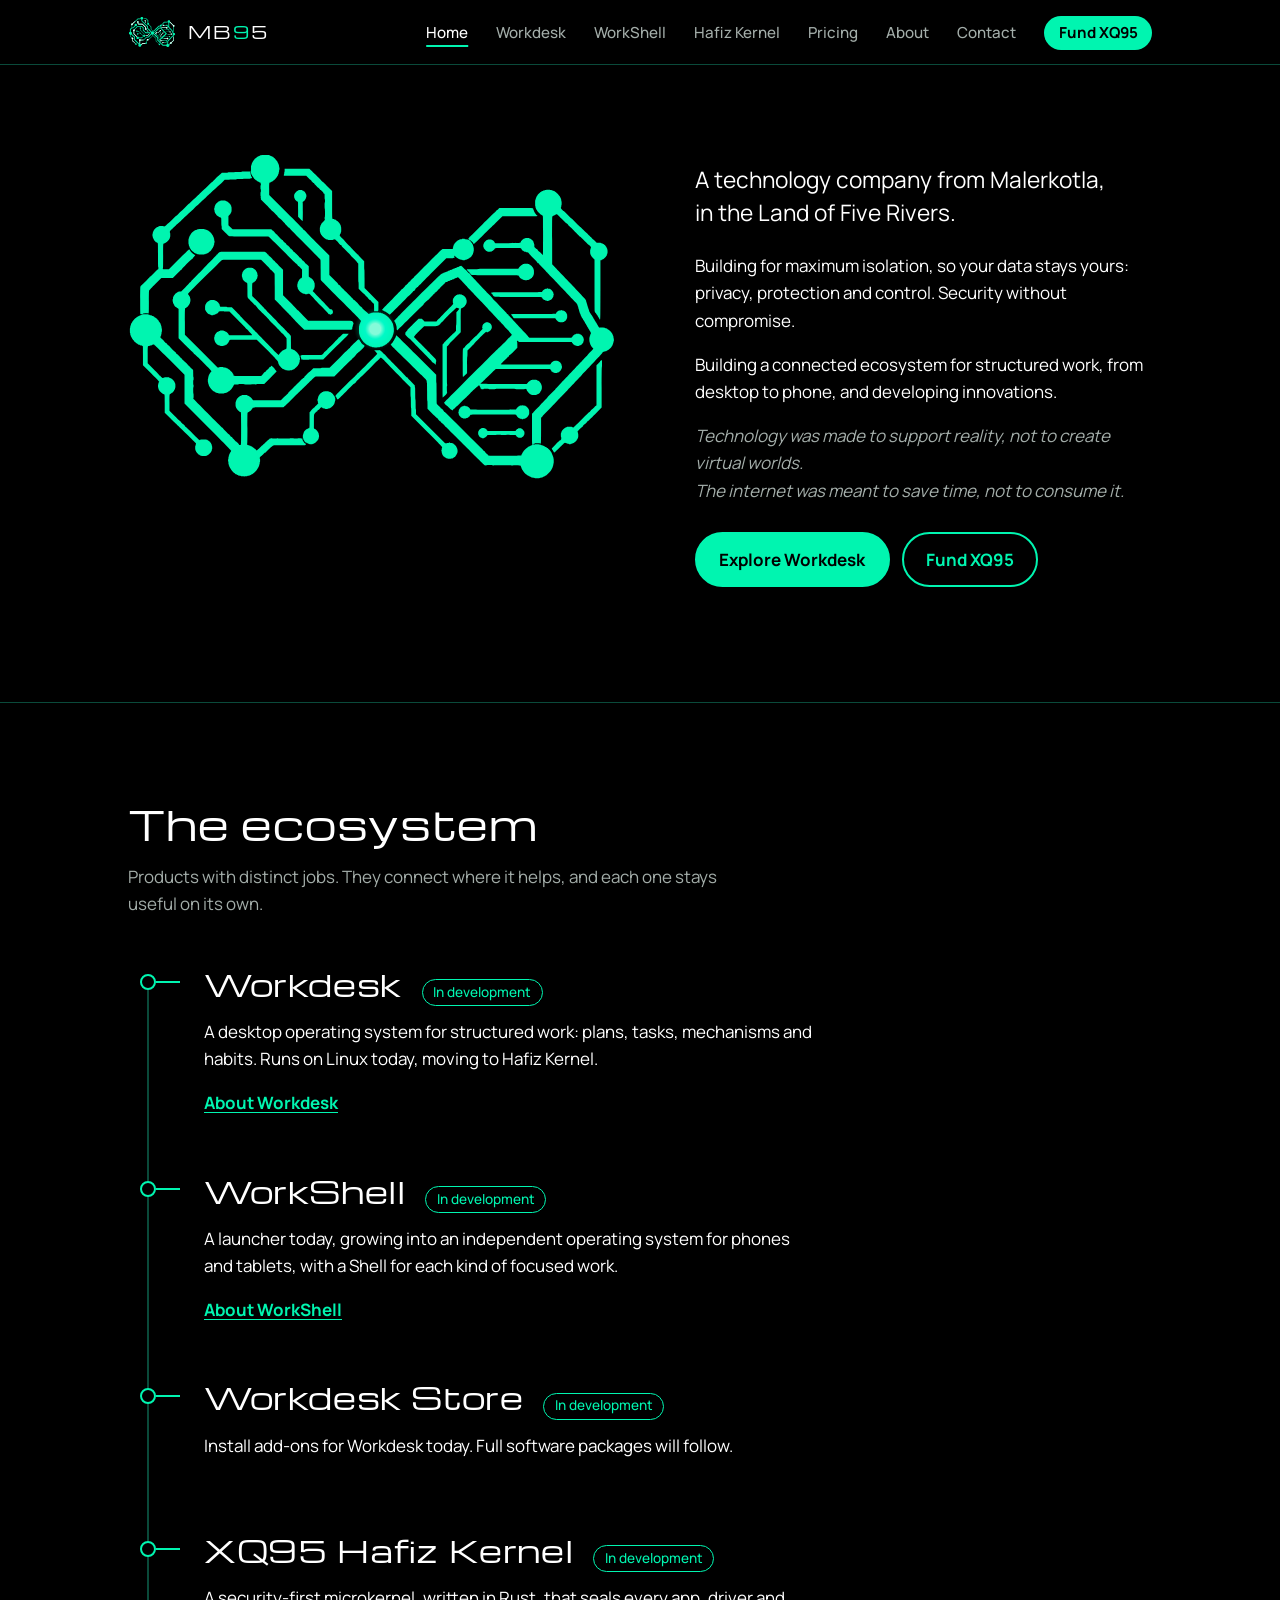
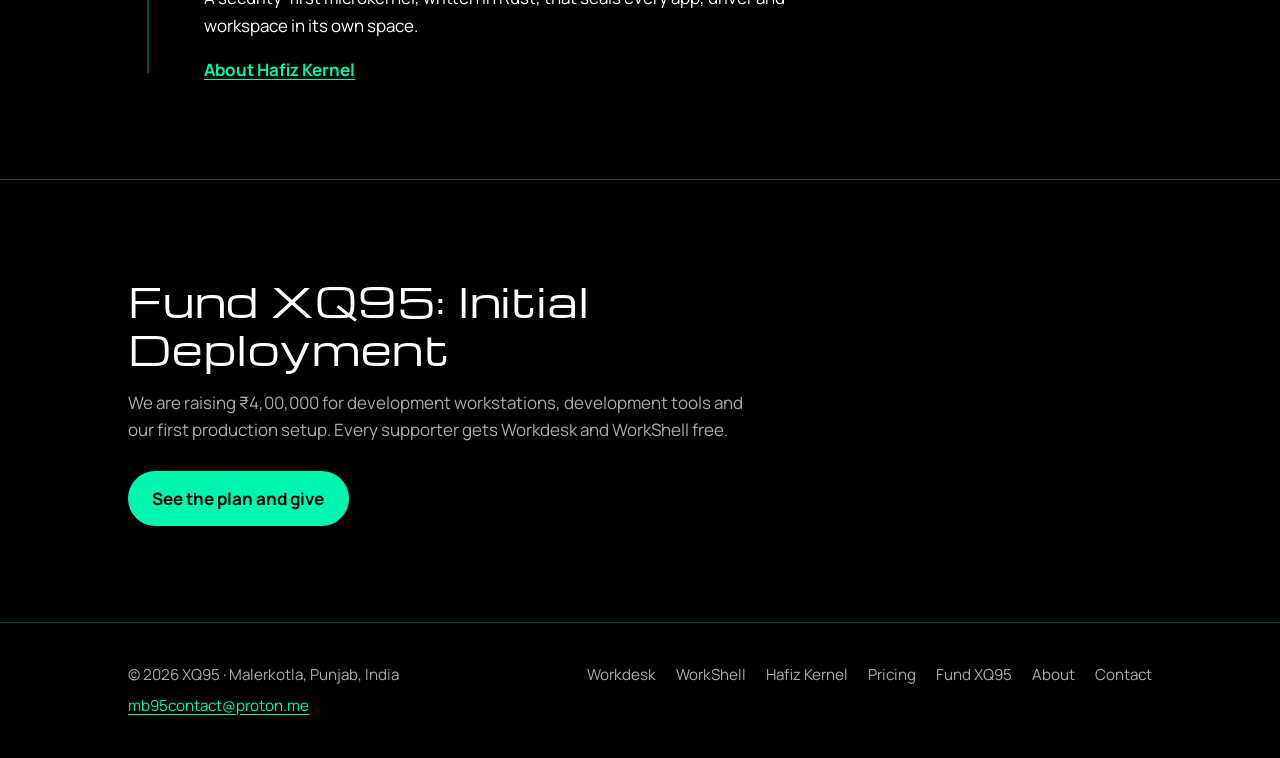
<file: index.html>
<!DOCTYPE html>
<html lang="en">
<head>
  <meta charset="utf-8">
  <meta name="viewport" content="width=device-width, initial-scale=1">
  <title>XQ95: technology for structured work</title>
  <meta name="description" content="XQ95 is a technology company from Malerkotla, Punjab, building Workdesk and WorkShell: an ecosystem for structured work.">
  <meta name="theme-color" content="#000000">
  <link rel="icon" href="assets/icon-32.png" type="image/png" sizes="32x32">
  <link rel="apple-touch-icon" href="assets/icon-180.png">
  <meta property="og:title" content="XQ95: technology for structured work">
  <meta property="og:description" content="XQ95 is a technology company from Malerkotla, Punjab, building Workdesk and WorkShell: an ecosystem for structured work.">
  <meta property="og:image" content="assets/og.jpg">
  <link rel="preconnect" href="https://fonts.googleapis.com">
  <link rel="preconnect" href="https://fonts.gstatic.com" crossorigin>
  <link href="https://fonts.googleapis.com/css2?family=Michroma&family=Manrope:wght@400;500;700&display=swap" rel="stylesheet">
  <link rel="stylesheet" href="styles.css">
</head>
<body>
  <a class="skip" href="#main">Skip to content</a>
  <header class="site-header">
    <div class="wrap">
      <a class="brand" href="index.html" aria-label="XQ95 home">
        <img src="assets/xq95-mark.svg" alt="" width="48" height="33">
        <span>MB<span class="nine">9</span>5</span>
      </a>
      <button class="menu-toggle" aria-expanded="false" aria-controls="site-nav">Menu</button>
      <nav class="site-nav" id="site-nav" aria-label="Main">
        <ul>
          <li><a href="index.html" aria-current="page">Home</a></li>
          <li><a href="workdesk.html">Workdesk</a></li>
          <li><a href="workshell.html">WorkShell</a></li>
          <li><a href="hafiz.html">Hafiz Kernel</a></li>
          <li><a href="pricing.html">Pricing</a></li>
          <li><a href="about.html">About</a></li>
          <li><a href="contact.html">Contact</a></li>
          <li><a class="nav-fund" href="fund.html">Fund XQ95</a></li>
        </ul>
      </nav>
    </div>
  </header>

  <main id="main">
    <section class="hero">
      <div class="wrap hero-grid">
        <h1 class="hero-logo">
          <img src="assets/xq95-logo-animated.svg" alt="XQ95" width="1271" height="1165" fetchpriority="high">
        </h1>
        <div class="hero-copy">
          <p class="lede">A technology company from Malerkotla, in the Land of Five Rivers.</p>
          <p>Building for maximum isolation, so your data stays yours: privacy, protection and control. Security without compromise.</p>
          <p>Building a connected ecosystem for structured work, from desktop to phone, and developing innovations.</p>
          <p class="motto">Technology was made to support reality, not to create virtual worlds.<br>The internet was meant to save time, not to consume it.</p>
          <div class="actions">
            <a class="btn" href="workdesk.html">Explore Workdesk</a>
            <a class="btn ghost" href="fund.html">Fund XQ95</a>
          </div>
        </div>
      </div>
    </section>

    <section class="section" aria-labelledby="eco-title">
      <div class="wrap">
        <div class="section-head">
          <h2 id="eco-title">The ecosystem</h2>
          <p>Products with distinct jobs. They connect where it helps, and each one stays useful on its own.</p>
        </div>
        <ul class="bus">
          <li class="product">
            <div class="product-top"><h3><a href="workdesk.html">Workdesk</a></h3><span class="status">In development</span></div>
            <p>A desktop operating system for structured work: plans, tasks, mechanisms and habits. Runs on Linux today, moving to Hafiz Kernel.</p>
            <a class="more" href="workdesk.html">About Workdesk</a>
          </li>
          <li class="product">
            <div class="product-top"><h3><a href="workshell.html">WorkShell</a></h3><span class="status">In development</span></div>
            <p>A launcher today, growing into an independent operating system for phones and tablets, with a Shell for each kind of focused work.</p>
            <a class="more" href="workshell.html">About WorkShell</a>
          </li>
          <li class="product">
            <div class="product-top"><h3>Workdesk Store</h3><span class="status">In development</span></div>
            <p>Install add-ons for Workdesk today. Full software packages will follow.</p>
          </li>
          <li class="product">
            <div class="product-top"><h3><a href="hafiz.html">XQ95 Hafiz Kernel</a></h3><span class="status">In development</span></div>
            <p>A security-first microkernel, written in Rust, that seals every app, driver and workspace in its own space.</p>
            <a class="more" href="hafiz.html">About Hafiz Kernel</a>
          </li>
        </ul>
      </div>
    </section>

    <section class="section" aria-labelledby="fund-title">
      <div class="wrap">
        <div class="section-head" style="margin:0">
          <h2 id="fund-title">Fund XQ95: Initial Deployment</h2>
          <p>We are raising ₹4,00,000 for development workstations, development tools and our first production setup. Every supporter gets Workdesk and WorkShell free.</p>
          <div class="actions"><a class="btn" href="fund.html">See the plan and give</a></div>
        </div>
      </div>
    </section>

  </main>

  <footer class="site-footer">
    <div class="wrap footer-grid">
      <div>
        <p style="margin:0 0 .4rem">© 2026 XQ95 · Malerkotla, Punjab, India</p>
        <a href="mailto:mb95contact@proton.me">mb95contact@proton.me</a>
      </div>
      <ul class="footer-links">
        <li><a href="workdesk.html">Workdesk</a></li>
        <li><a href="workshell.html">WorkShell</a></li>
        <li><a href="hafiz.html">Hafiz Kernel</a></li>
        <li><a href="pricing.html">Pricing</a></li>
        <li><a href="fund.html">Fund XQ95</a></li>
        <li><a href="about.html">About</a></li>
        <li><a href="contact.html">Contact</a></li>
      </ul>
    </div>
  </footer>
  <script src="site.js"></script>
</body>
</html>
</file>
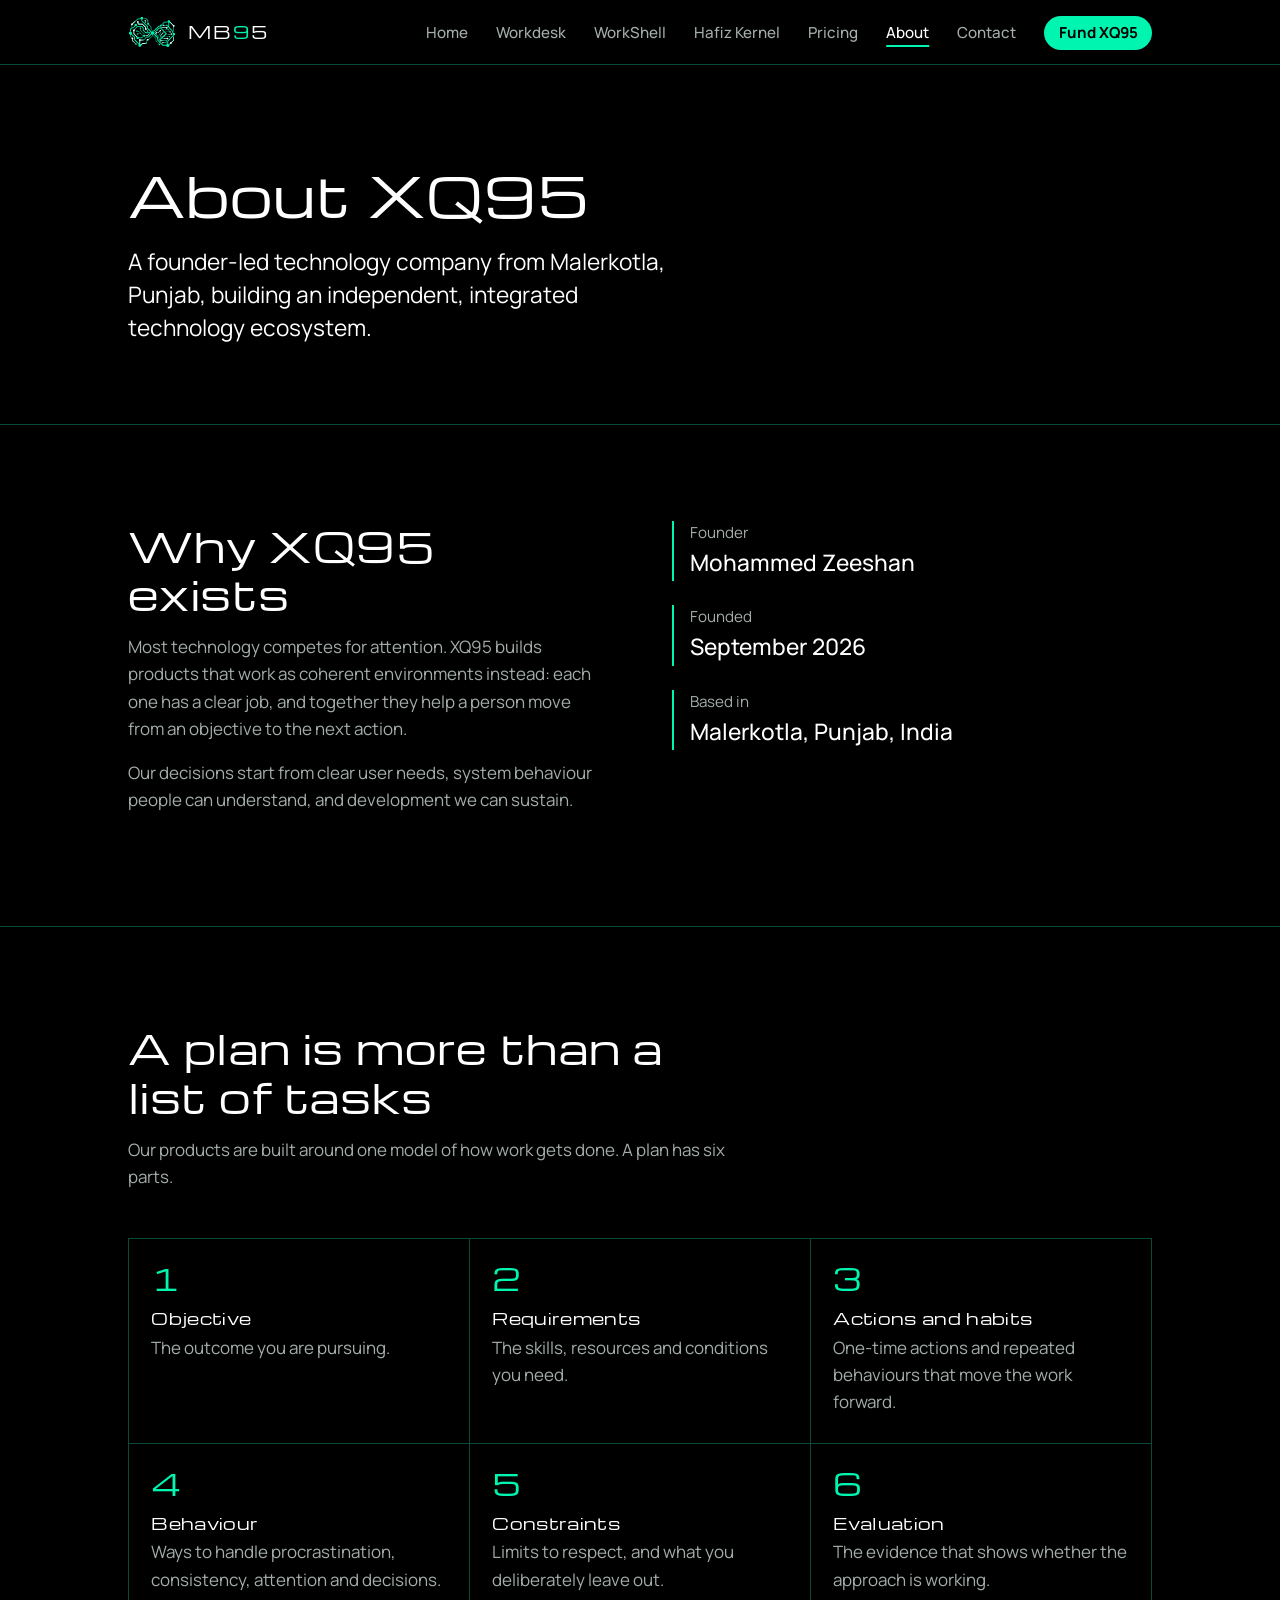
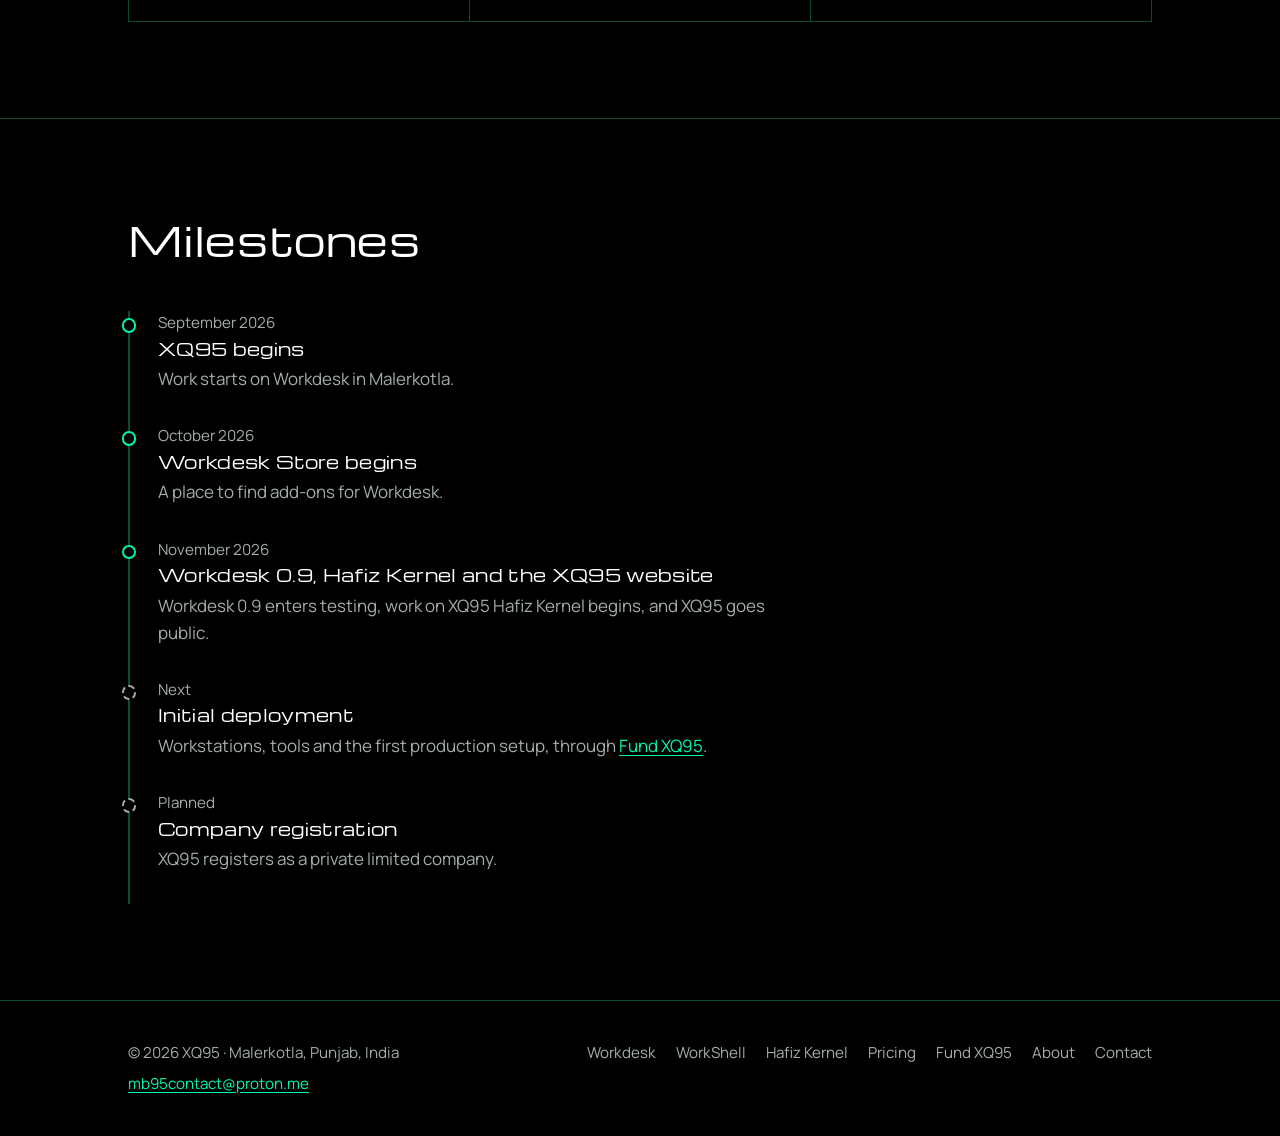
<file: about.html>
<!DOCTYPE html>
<html lang="en">
<head>
  <meta charset="utf-8">
  <meta name="viewport" content="width=device-width, initial-scale=1">
  <title>About XQ95</title>
  <meta name="description" content="XQ95 is a founder-led technology company from Malerkotla, Punjab, started in September 2026.">
  <meta name="theme-color" content="#000000">
  <link rel="icon" href="assets/icon-32.png" type="image/png" sizes="32x32">
  <link rel="apple-touch-icon" href="assets/icon-180.png">
  <meta property="og:title" content="About XQ95">
  <meta property="og:description" content="XQ95 is a founder-led technology company from Malerkotla, Punjab, started in September 2026.">
  <meta property="og:image" content="assets/og.jpg">
  <link rel="preconnect" href="https://fonts.googleapis.com">
  <link rel="preconnect" href="https://fonts.gstatic.com" crossorigin>
  <link href="https://fonts.googleapis.com/css2?family=Michroma&family=Manrope:wght@400;500;700&display=swap" rel="stylesheet">
  <link rel="stylesheet" href="styles.css">
</head>
<body>
  <a class="skip" href="#main">Skip to content</a>
  <header class="site-header">
    <div class="wrap">
      <a class="brand" href="index.html" aria-label="XQ95 home">
        <img src="assets/xq95-mark.svg" alt="" width="48" height="33">
        <span>MB<span class="nine">9</span>5</span>
      </a>
      <button class="menu-toggle" aria-expanded="false" aria-controls="site-nav">Menu</button>
      <nav class="site-nav" id="site-nav" aria-label="Main">
        <ul>
          <li><a href="index.html">Home</a></li>
          <li><a href="workdesk.html">Workdesk</a></li>
          <li><a href="workshell.html">WorkShell</a></li>
          <li><a href="hafiz.html">Hafiz Kernel</a></li>
          <li><a href="pricing.html">Pricing</a></li>
          <li><a href="about.html" aria-current="page">About</a></li>
          <li><a href="contact.html">Contact</a></li>
          <li><a class="nav-fund" href="fund.html">Fund XQ95</a></li>
        </ul>
      </nav>
    </div>
  </header>

  <main id="main">
    <section class="page-head">
      <div class="wrap">
        <h1>About XQ95</h1>
        <p class="lede">A founder-led technology company from Malerkotla, Punjab, building an independent, integrated technology ecosystem.</p>
      </div>
    </section>

    <section class="section" aria-labelledby="why-title">
      <div class="wrap two-col">
        <div class="section-head" style="margin:0">
          <h2 id="why-title">Why XQ95 exists</h2>
          <p>Most technology competes for attention. XQ95 builds products that work as coherent environments instead: each one has a clear job, and together they help a person move from an objective to the next action.</p>
          <p>Our decisions start from clear user needs, system behaviour people can understand, and development we can sustain.</p>
        </div>
        <ul class="contact-list">
          <li><span class="label">Founder</span><span class="value">Mohammed Zeeshan</span></li>
          <li><span class="label">Founded</span><span class="value">September 2026</span></li>
          <li><span class="label">Based in</span><span class="value">Malerkotla, Punjab, India</span></li>
        </ul>
      </div>
    </section>

    <section class="section" aria-labelledby="plan-title">
      <div class="wrap">
        <div class="section-head">
          <h2 id="plan-title">A plan is more than a list of tasks</h2>
          <p>Our products are built around one model of how work gets done. A plan has six parts.</p>
        </div>
        <ol class="plan-steps">
          <li><h3>Objective</h3><p>The outcome you are pursuing.</p></li>
          <li><h3>Requirements</h3><p>The skills, resources and conditions you need.</p></li>
          <li><h3>Actions and habits</h3><p>One-time actions and repeated behaviours that move the work forward.</p></li>
          <li><h3>Behaviour</h3><p>Ways to handle procrastination, consistency, attention and decisions.</p></li>
          <li><h3>Constraints</h3><p>Limits to respect, and what you deliberately leave out.</p></li>
          <li><h3>Evaluation</h3><p>The evidence that shows whether the approach is working.</p></li>
        </ol>
      </div>
    </section>

    <section class="section" aria-labelledby="road-title">
      <div class="wrap">
        <div class="section-head"><h2 id="road-title">Milestones</h2></div>
        <ol class="timeline">
          <li><time>September 2026</time><h3>XQ95 begins</h3><p>Work starts on Workdesk in Malerkotla.</p></li>
          <li><time>October 2026</time><h3>Workdesk Store begins</h3><p>A place to find add-ons for Workdesk.</p></li>
          <li><time>November 2026</time><h3>Workdesk 0.9, Hafiz Kernel and the XQ95 website</h3><p>Workdesk 0.9 enters testing, work on XQ95 Hafiz Kernel begins, and XQ95 goes public.</p></li>
          <li class="next"><time>Next</time><h3>Initial deployment</h3><p>Workstations, tools and the first production setup, through <a href="fund.html">Fund XQ95</a>.</p></li>
          <li class="next"><time>Planned</time><h3>Company registration</h3><p>XQ95 registers as a private limited company.</p></li>
        </ol>
      </div>
    </section>

  </main>

  <footer class="site-footer">
    <div class="wrap footer-grid">
      <div>
        <p style="margin:0 0 .4rem">© 2026 XQ95 · Malerkotla, Punjab, India</p>
        <a href="mailto:mb95contact@proton.me">mb95contact@proton.me</a>
      </div>
      <ul class="footer-links">
        <li><a href="workdesk.html">Workdesk</a></li>
        <li><a href="workshell.html">WorkShell</a></li>
        <li><a href="hafiz.html">Hafiz Kernel</a></li>
        <li><a href="pricing.html">Pricing</a></li>
        <li><a href="fund.html">Fund XQ95</a></li>
        <li><a href="about.html">About</a></li>
        <li><a href="contact.html">Contact</a></li>
      </ul>
    </div>
  </footer>
  <script src="site.js"></script>
</body>
</html>
</file>
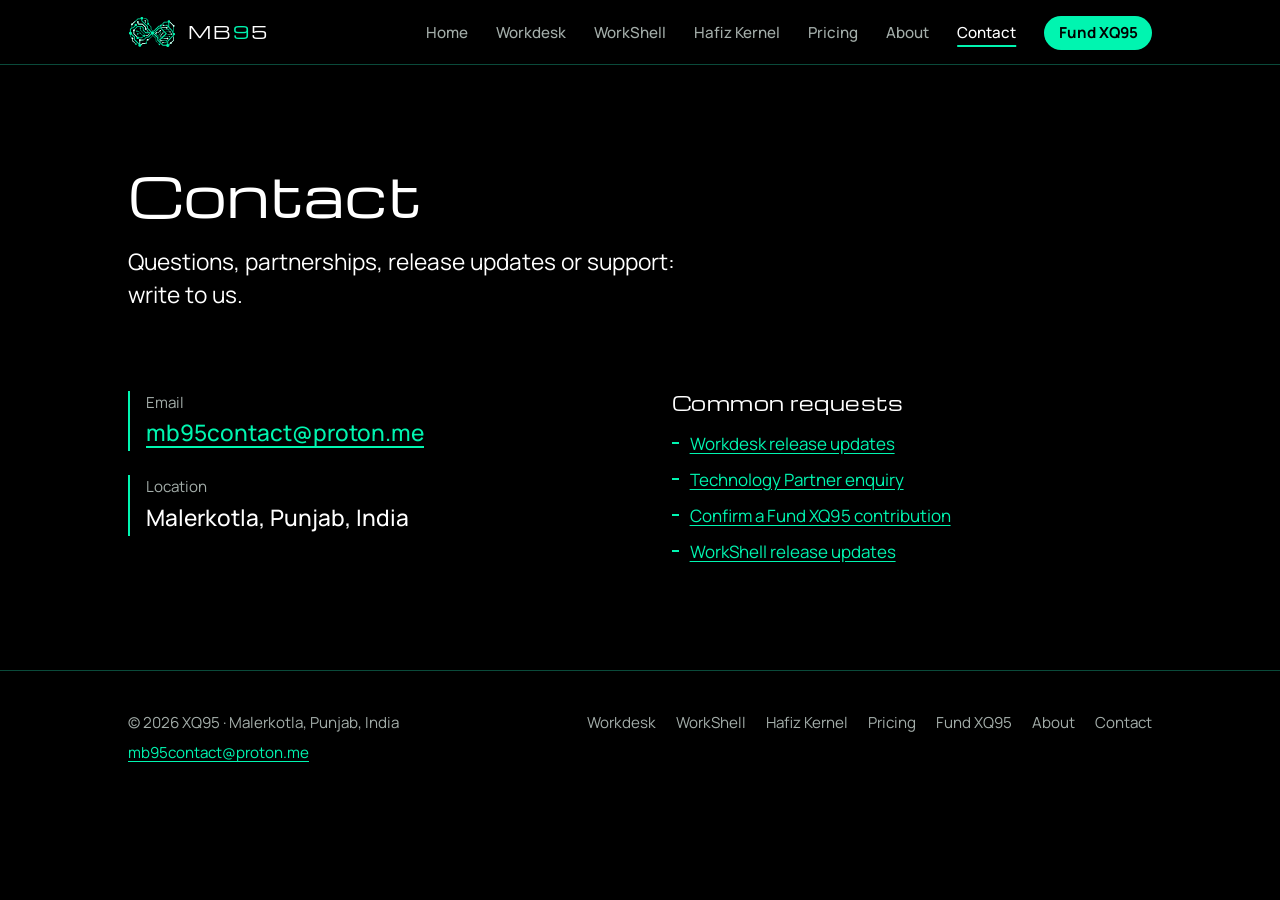
<file: contact.html>
<!DOCTYPE html>
<html lang="en">
<head>
  <meta charset="utf-8">
  <meta name="viewport" content="width=device-width, initial-scale=1">
  <title>Contact XQ95</title>
  <meta name="description" content="Contact XQ95 in Malerkotla, Punjab.">
  <meta name="theme-color" content="#000000">
  <link rel="icon" href="assets/icon-32.png" type="image/png" sizes="32x32">
  <link rel="apple-touch-icon" href="assets/icon-180.png">
  <meta property="og:title" content="Contact XQ95">
  <meta property="og:description" content="Contact XQ95 in Malerkotla, Punjab.">
  <meta property="og:image" content="assets/og.jpg">
  <link rel="preconnect" href="https://fonts.googleapis.com">
  <link rel="preconnect" href="https://fonts.gstatic.com" crossorigin>
  <link href="https://fonts.googleapis.com/css2?family=Michroma&family=Manrope:wght@400;500;700&display=swap" rel="stylesheet">
  <link rel="stylesheet" href="styles.css">
</head>
<body>
  <a class="skip" href="#main">Skip to content</a>
  <header class="site-header">
    <div class="wrap">
      <a class="brand" href="index.html" aria-label="XQ95 home">
        <img src="assets/xq95-mark.svg" alt="" width="48" height="33">
        <span>MB<span class="nine">9</span>5</span>
      </a>
      <button class="menu-toggle" aria-expanded="false" aria-controls="site-nav">Menu</button>
      <nav class="site-nav" id="site-nav" aria-label="Main">
        <ul>
          <li><a href="index.html">Home</a></li>
          <li><a href="workdesk.html">Workdesk</a></li>
          <li><a href="workshell.html">WorkShell</a></li>
          <li><a href="hafiz.html">Hafiz Kernel</a></li>
          <li><a href="pricing.html">Pricing</a></li>
          <li><a href="about.html">About</a></li>
          <li><a href="contact.html" aria-current="page">Contact</a></li>
          <li><a class="nav-fund" href="fund.html">Fund XQ95</a></li>
        </ul>
      </nav>
    </div>
  </header>

  <main id="main">
    <section class="page-head">
      <div class="wrap">
        <h1>Contact</h1>
        <p class="lede">Questions, partnerships, release updates or support: write to us.</p>
      </div>
    </section>
    <section class="section" style="border-top:0;padding-top:0" aria-label="Contact details">
      <div class="wrap two-col">
        <ul class="contact-list">
          <li><span class="label">Email</span><a class="value" href="mailto:mb95contact@proton.me">mb95contact@proton.me</a></li>
          <li><span class="label">Location</span><span class="value">Malerkotla, Punjab, India</span></li>
        </ul>
        <div>
          <h2 style="font-size:1.2rem;margin-bottom:1rem">Common requests</h2>
          <ul class="points">
            <li><a href="mailto:mb95contact@proton.me?subject=Workdesk%20updates">Workdesk release updates</a></li>
            <li><a href="mailto:mb95contact@proton.me?subject=Technology%20Partner%20enquiry">Technology Partner enquiry</a></li>
            <li><a href="mailto:mb95contact@proton.me?subject=Fund%20XQ95%20contribution">Confirm a Fund XQ95 contribution</a></li>
            <li><a href="mailto:mb95contact@proton.me?subject=WorkShell%20updates">WorkShell release updates</a></li>
          </ul>
        </div>
      </div>
    </section>

  </main>

  <footer class="site-footer">
    <div class="wrap footer-grid">
      <div>
        <p style="margin:0 0 .4rem">© 2026 XQ95 · Malerkotla, Punjab, India</p>
        <a href="mailto:mb95contact@proton.me">mb95contact@proton.me</a>
      </div>
      <ul class="footer-links">
        <li><a href="workdesk.html">Workdesk</a></li>
        <li><a href="workshell.html">WorkShell</a></li>
        <li><a href="hafiz.html">Hafiz Kernel</a></li>
        <li><a href="pricing.html">Pricing</a></li>
        <li><a href="fund.html">Fund XQ95</a></li>
        <li><a href="about.html">About</a></li>
        <li><a href="contact.html">Contact</a></li>
      </ul>
    </div>
  </footer>
  <script src="site.js"></script>
</body>
</html>
</file>
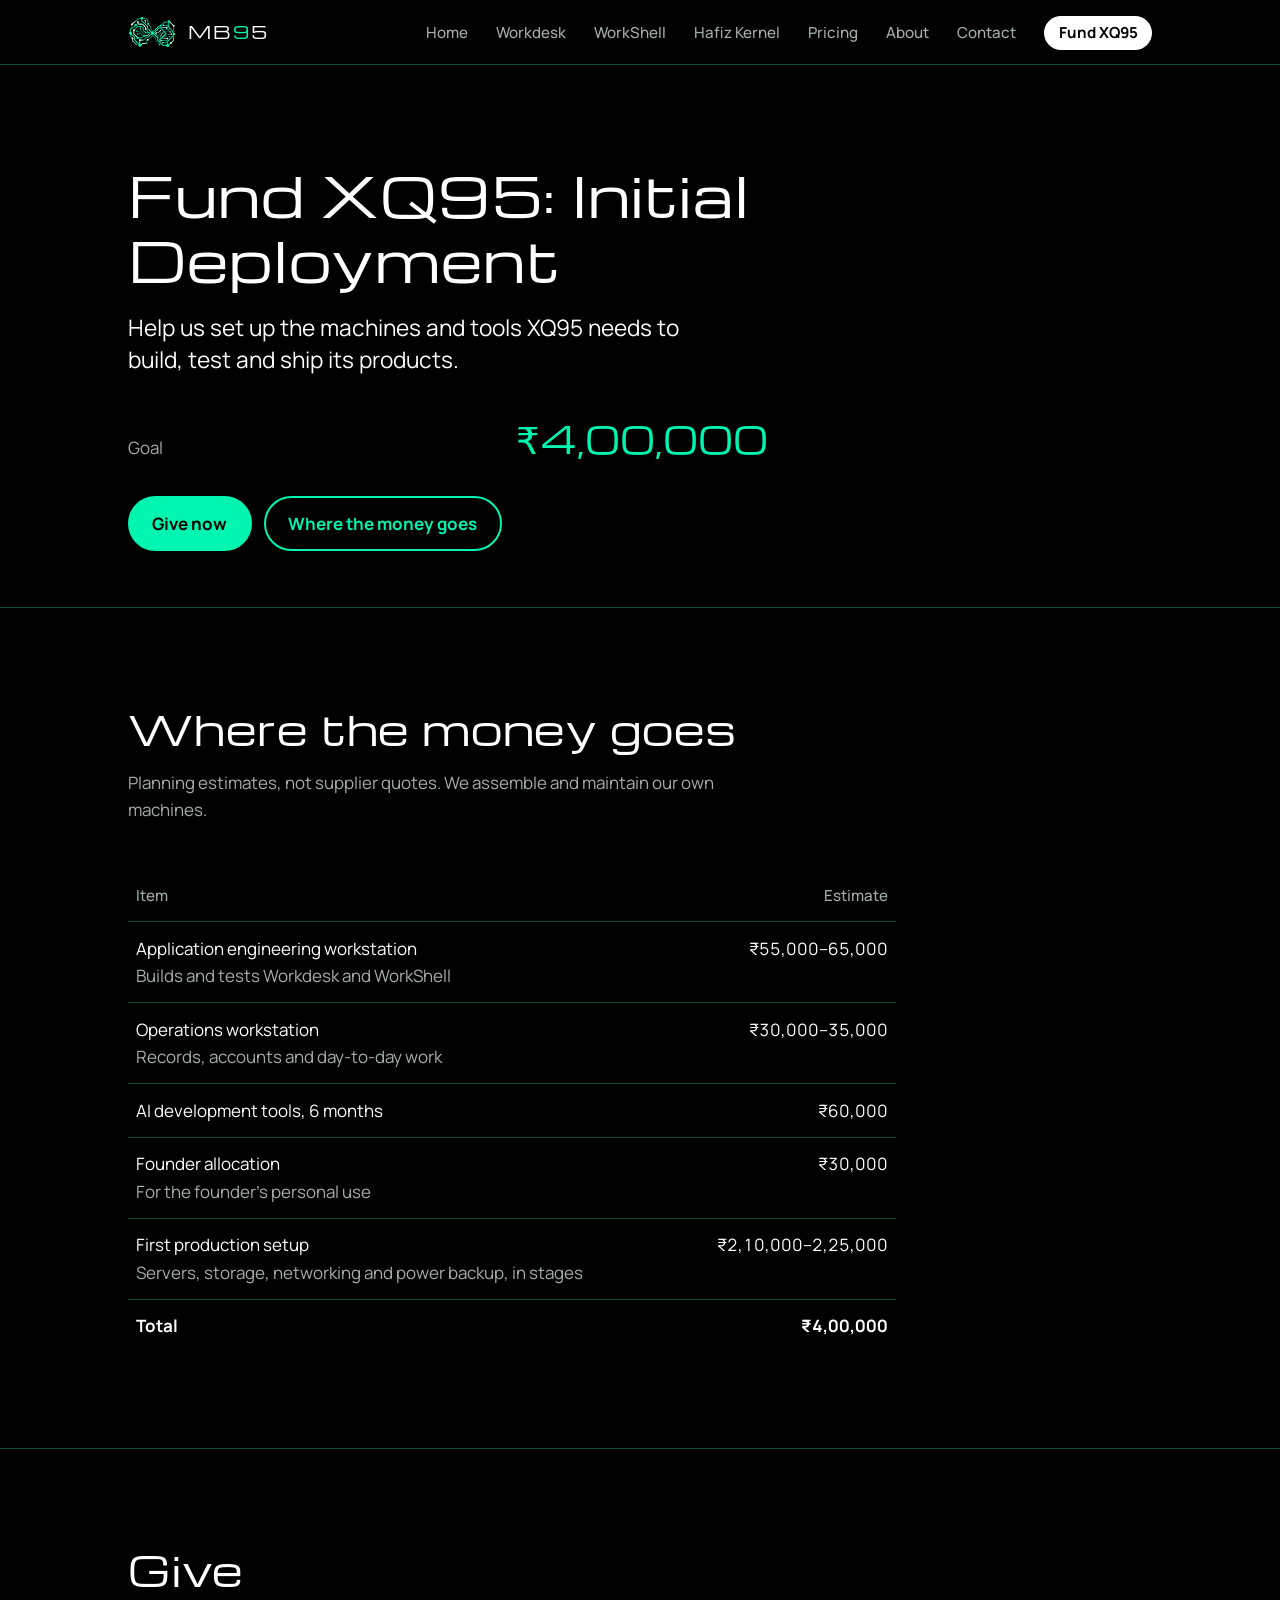
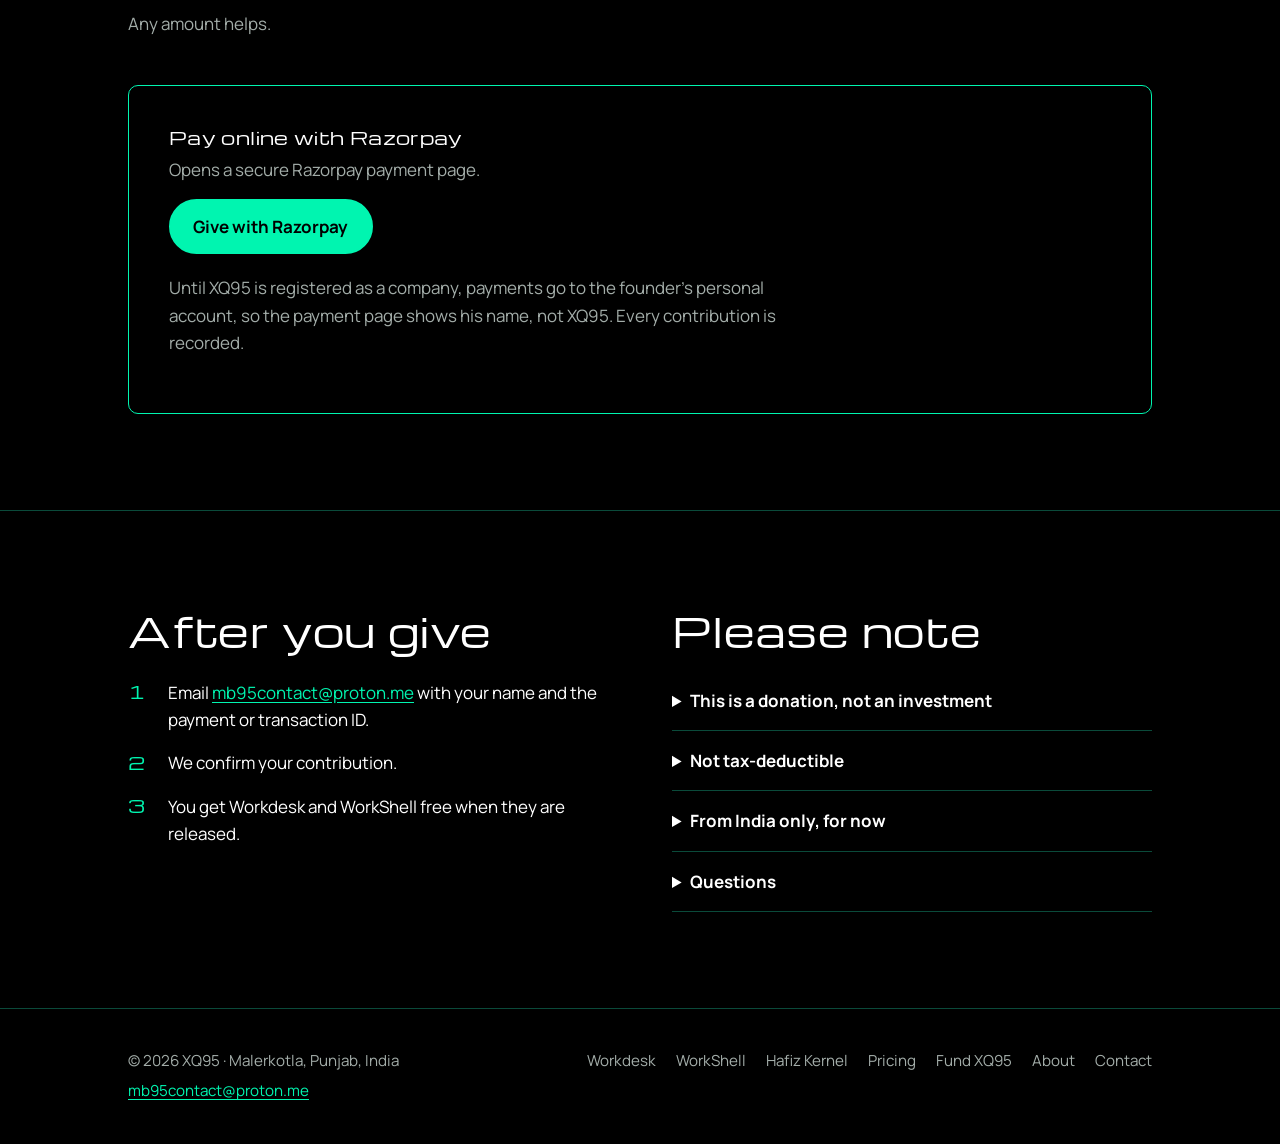
<file: fund.html>
<!DOCTYPE html>
<html lang="en">
<head>
  <meta charset="utf-8">
  <meta name="viewport" content="width=device-width, initial-scale=1">
  <title>Fund XQ95: Initial Deployment</title>
  <meta name="description" content="Support XQ95's initial deployment: development workstations, tools and the first production setup. Supporters get Workdesk and WorkShell free.">
  <meta name="theme-color" content="#000000">
  <link rel="icon" href="assets/icon-32.png" type="image/png" sizes="32x32">
  <link rel="apple-touch-icon" href="assets/icon-180.png">
  <meta property="og:title" content="Fund XQ95: Initial Deployment">
  <meta property="og:description" content="Support XQ95's initial deployment: development workstations, tools and the first production setup. Supporters get Workdesk and WorkShell free.">
  <meta property="og:image" content="assets/og.jpg">
  <link rel="preconnect" href="https://fonts.googleapis.com">
  <link rel="preconnect" href="https://fonts.gstatic.com" crossorigin>
  <link href="https://fonts.googleapis.com/css2?family=Michroma&family=Manrope:wght@400;500;700&display=swap" rel="stylesheet">
  <link rel="stylesheet" href="styles.css">
</head>
<body>
  <a class="skip" href="#main">Skip to content</a>
  <header class="site-header">
    <div class="wrap">
      <a class="brand" href="index.html" aria-label="XQ95 home">
        <img src="assets/xq95-mark.svg" alt="" width="48" height="33">
        <span>MB<span class="nine">9</span>5</span>
      </a>
      <button class="menu-toggle" aria-expanded="false" aria-controls="site-nav">Menu</button>
      <nav class="site-nav" id="site-nav" aria-label="Main">
        <ul>
          <li><a href="index.html">Home</a></li>
          <li><a href="workdesk.html">Workdesk</a></li>
          <li><a href="workshell.html">WorkShell</a></li>
          <li><a href="hafiz.html">Hafiz Kernel</a></li>
          <li><a href="pricing.html">Pricing</a></li>
          <li><a href="about.html">About</a></li>
          <li><a href="contact.html">Contact</a></li>
          <li><a class="nav-fund" href="fund.html" aria-current="page">Fund XQ95</a></li>
        </ul>
      </nav>
    </div>
  </header>

  <main id="main">
    <section class="page-head">
      <div class="wrap">
        <h1>Fund XQ95: Initial Deployment</h1>
        <p class="lede">Help us set up the machines and tools XQ95 needs to build, test and ship its products.</p>
        <div class="meter">
          <div class="meter-nums"><span class="muted">Goal</span><span class="meter-raised">₹4,00,000</span></div>
        </div>
        <div class="actions"><a class="btn" href="#give">Give now</a><a class="btn ghost" href="#budget">Where the money goes</a></div>
      </div>
    </section>

    <section class="section" id="budget" aria-labelledby="budget-title">
      <div class="wrap">
        <div class="section-head">
          <h2 id="budget-title">Where the money goes</h2>
          <p>Planning estimates, not supplier quotes. We assemble and maintain our own machines.</p>
        </div>
        <table class="budget">
          <thead><tr><th>Item</th><th class="amt">Estimate</th></tr></thead>
          <tbody>
            <tr><td>Application engineering workstation<br><span class="muted">Builds and tests Workdesk and WorkShell</span></td><td class="amt">₹55,000–65,000</td></tr>
            <tr><td>Operations workstation<br><span class="muted">Records, accounts and day-to-day work</span></td><td class="amt">₹30,000–35,000</td></tr>
            <tr><td>AI development tools, 6 months</td><td class="amt">₹60,000</td></tr>
            <tr><td>Founder allocation<br><span class="muted">For the founder's personal use</span></td><td class="amt">₹30,000</td></tr>
            <tr><td>First production setup<br><span class="muted">Servers, storage, networking and power backup, in stages</span></td><td class="amt">₹2,10,000–2,25,000</td></tr>
            <tr class="total"><td>Total</td><td class="amt">₹4,00,000</td></tr>
          </tbody>
        </table>
      </div>
    </section>

    <section class="section" id="give" aria-labelledby="give-title">
      <div class="wrap">
        <div class="section-head">
          <h2 id="give-title">Give</h2>
          <p>Any amount helps.</p>
        </div>
        <div class="give">
          <div>
            <h3 style="font-size:1.15rem;margin-bottom:.5rem">Pay online with Razorpay</h3>
            <p class="muted" style="margin:0">Opens a secure Razorpay payment page.</p>
            <div class="actions" style="margin-top:1rem">
              <a class="btn" href="https://razorpay.me/@mohammadzeeshan5435" target="_blank" rel="noopener">Give with Razorpay</a>
            </div>
            <p class="muted" style="margin-top:1.25rem">Until XQ95 is registered as a company, payments go to the founder's personal account, so the payment page shows his name, not XQ95. Every contribution is recorded.</p>
          </div>
        </div>
      </div>
    </section>

    <section class="section" aria-labelledby="after-title">
      <div class="wrap two-col">
        <div>
          <h2 id="after-title" style="font-size:clamp(1.5rem,3.6vw,2.5rem);margin-bottom:1.5rem">After you give</h2>
          <ol class="steps">
            <li>Email <a href="mailto:mb95contact@proton.me?subject=Fund%20XQ95%20contribution">mb95contact@proton.me</a> with your name and the payment or transaction ID.</li>
            <li>We confirm your contribution.</li>
            <li>You get Workdesk and WorkShell free when they are released.</li>
          </ol>
        </div>
        <div>
          <h2 style="font-size:clamp(1.5rem,3.6vw,2.5rem);margin-bottom:1rem">Please note</h2>
          <details><summary>This is a donation, not an investment</summary><p>Contributions do not give shares, ownership, interest, profit or any financial return.</p></details>
          <details><summary>Not tax-deductible</summary><p>XQ95 is not a registered charity, so contributions cannot be claimed as a tax deduction.</p></details>
          <details><summary>From India only, for now</summary><p>We accept contributions from within India.</p></details>
          <details><summary>Questions</summary><p>Email <a href="mailto:mb95contact@proton.me">mb95contact@proton.me</a> before or after you give.</p></details>
        </div>
      </div>
    </section>

  </main>

  <footer class="site-footer">
    <div class="wrap footer-grid">
      <div>
        <p style="margin:0 0 .4rem">© 2026 XQ95 · Malerkotla, Punjab, India</p>
        <a href="mailto:mb95contact@proton.me">mb95contact@proton.me</a>
      </div>
      <ul class="footer-links">
        <li><a href="workdesk.html">Workdesk</a></li>
        <li><a href="workshell.html">WorkShell</a></li>
        <li><a href="hafiz.html">Hafiz Kernel</a></li>
        <li><a href="pricing.html">Pricing</a></li>
        <li><a href="fund.html">Fund XQ95</a></li>
        <li><a href="about.html">About</a></li>
        <li><a href="contact.html">Contact</a></li>
      </ul>
    </div>
  </footer>
  <script src="site.js"></script>
</body>
</html>
</file>
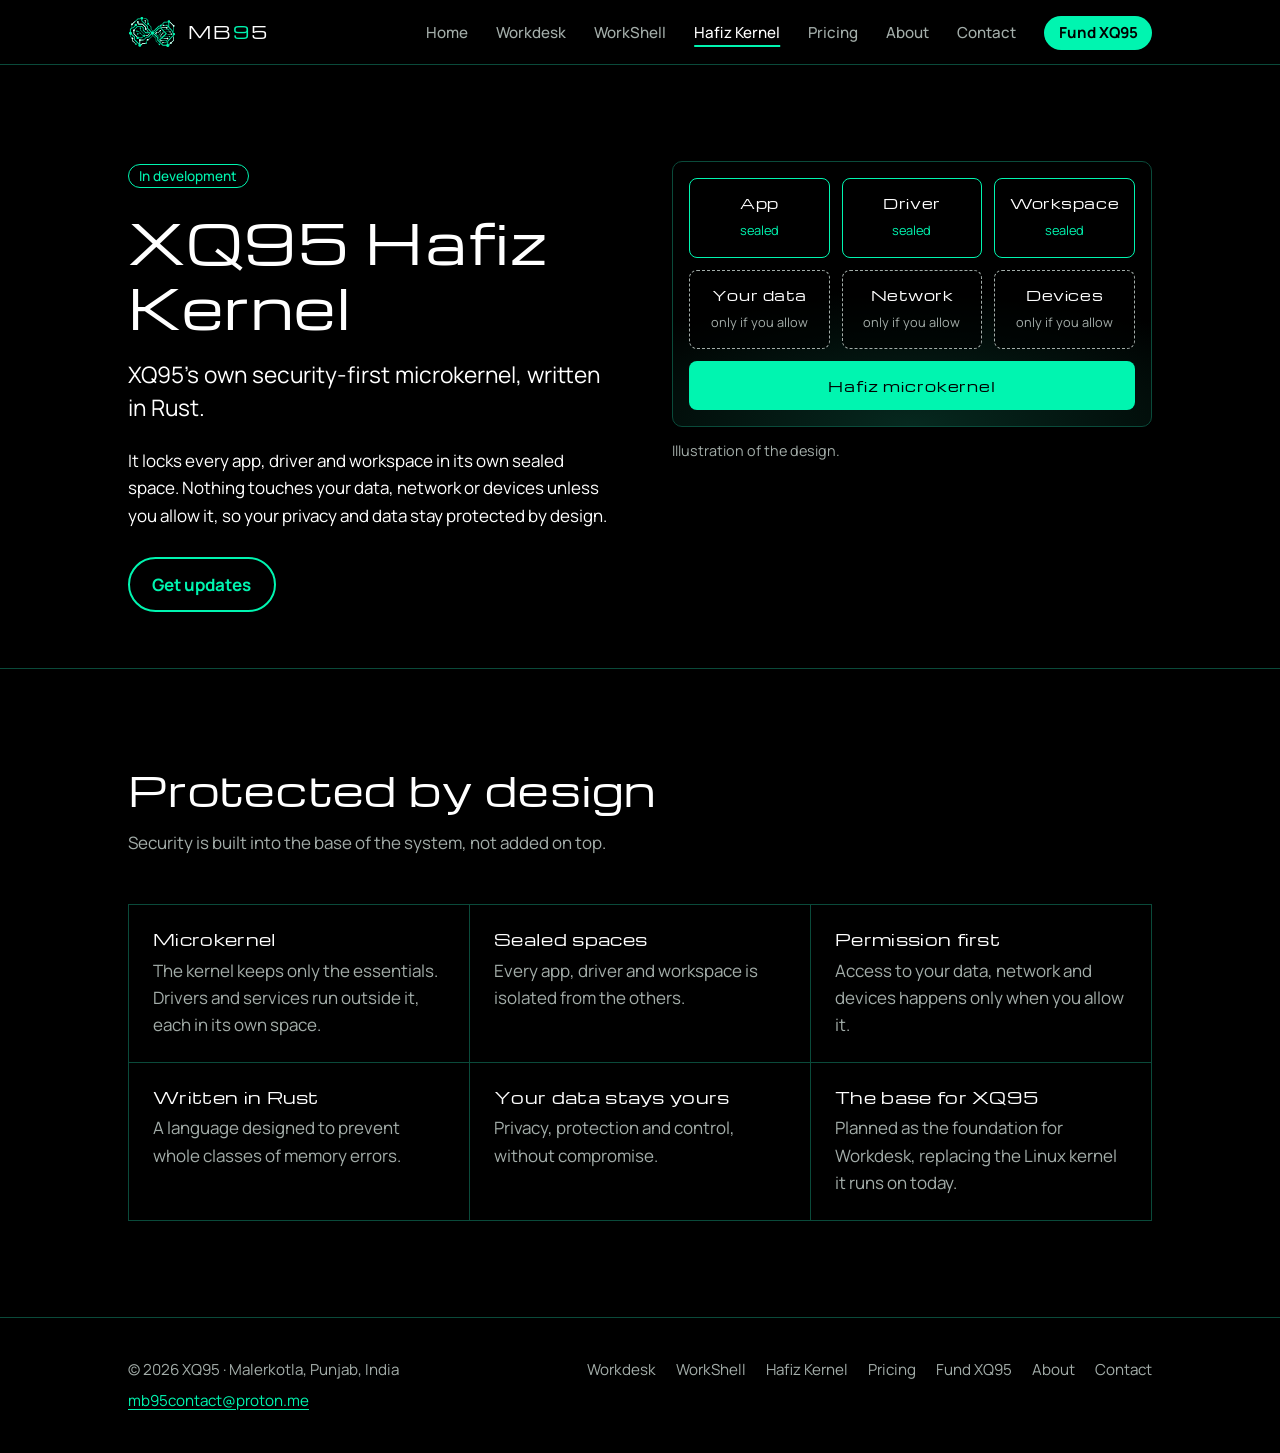
<file: hafiz.html>
<!DOCTYPE html>
<html lang="en">
<head>
  <meta charset="utf-8">
  <meta name="viewport" content="width=device-width, initial-scale=1">
  <title>XQ95 Hafiz Kernel</title>
  <meta name="description" content="XQ95 Hafiz Kernel is a security-first microkernel written in Rust that seals every app, driver and workspace in its own space. In development.">
  <meta name="theme-color" content="#000000">
  <link rel="icon" href="assets/icon-32.png" type="image/png" sizes="32x32">
  <link rel="apple-touch-icon" href="assets/icon-180.png">
  <meta property="og:title" content="XQ95 Hafiz Kernel">
  <meta property="og:description" content="XQ95 Hafiz Kernel is a security-first microkernel written in Rust that seals every app, driver and workspace in its own space. In development.">
  <meta property="og:image" content="assets/og.jpg">
  <link rel="preconnect" href="https://fonts.googleapis.com">
  <link rel="preconnect" href="https://fonts.gstatic.com" crossorigin>
  <link href="https://fonts.googleapis.com/css2?family=Michroma&family=Manrope:wght@400;500;700&display=swap" rel="stylesheet">
  <link rel="stylesheet" href="styles.css">
</head>
<body>
  <a class="skip" href="#main">Skip to content</a>
  <header class="site-header">
    <div class="wrap">
      <a class="brand" href="index.html" aria-label="XQ95 home">
        <img src="assets/xq95-mark.svg" alt="" width="48" height="33">
        <span>MB<span class="nine">9</span>5</span>
      </a>
      <button class="menu-toggle" aria-expanded="false" aria-controls="site-nav">Menu</button>
      <nav class="site-nav" id="site-nav" aria-label="Main">
        <ul>
          <li><a href="index.html">Home</a></li>
          <li><a href="workdesk.html">Workdesk</a></li>
          <li><a href="workshell.html">WorkShell</a></li>
          <li><a href="hafiz.html" aria-current="page">Hafiz Kernel</a></li>
          <li><a href="pricing.html">Pricing</a></li>
          <li><a href="about.html">About</a></li>
          <li><a href="contact.html">Contact</a></li>
          <li><a class="nav-fund" href="fund.html">Fund XQ95</a></li>
        </ul>
      </nav>
    </div>
  </header>

  <main id="main">
    <section class="page-head">
      <div class="wrap two-col">
        <div>
          <span class="status">In development</span>
          <h1 style="margin-top:1.25rem">XQ95 Hafiz Kernel</h1>
          <p class="lede">XQ95's own security-first microkernel, written in Rust.</p>
          <p>It locks every app, driver and workspace in its own sealed space. Nothing touches your data, network or devices unless you allow it, so your privacy and data stay protected by design.</p>
          <div class="actions">
            <a class="btn ghost" href="mailto:mb95contact@proton.me?subject=Hafiz%20Kernel%20updates">Get updates</a>
          </div>
        </div>
        <figure class="figure">
          <div class="cells" aria-hidden="true">
            <div class="cell"><b>App</b><span>sealed</span></div>
            <div class="cell"><b>Driver</b><span>sealed</span></div>
            <div class="cell"><b>Workspace</b><span>sealed</span></div>
            <div class="cell ask"><b>Your data</b><span>only if you allow</span></div>
            <div class="cell ask"><b>Network</b><span>only if you allow</span></div>
            <div class="cell ask"><b>Devices</b><span>only if you allow</span></div>
            <div class="core">Hafiz microkernel</div>
          </div>
          <figcaption>Illustration of the design.</figcaption>
        </figure>
      </div>
    </section>

    <section class="section" aria-labelledby="hk-how">
      <div class="wrap">
        <div class="section-head">
          <h2 id="hk-how">Protected by design</h2>
          <p>Security is built into the base of the system, not added on top.</p>
        </div>
        <ul class="features">
          <li><h3>Microkernel</h3><p>The kernel keeps only the essentials. Drivers and services run outside it, each in its own space.</p></li>
          <li><h3>Sealed spaces</h3><p>Every app, driver and workspace is isolated from the others.</p></li>
          <li><h3>Permission first</h3><p>Access to your data, network and devices happens only when you allow it.</p></li>
          <li><h3>Written in Rust</h3><p>A language designed to prevent whole classes of memory errors.</p></li>
          <li><h3>Your data stays yours</h3><p>Privacy, protection and control, without compromise.</p></li>
          <li><h3>The base for XQ95</h3><p>Planned as the foundation for Workdesk, replacing the Linux kernel it runs on today.</p></li>
        </ul>
      </div>
    </section>

  </main>

  <footer class="site-footer">
    <div class="wrap footer-grid">
      <div>
        <p style="margin:0 0 .4rem">© 2026 XQ95 · Malerkotla, Punjab, India</p>
        <a href="mailto:mb95contact@proton.me">mb95contact@proton.me</a>
      </div>
      <ul class="footer-links">
        <li><a href="workdesk.html">Workdesk</a></li>
        <li><a href="workshell.html">WorkShell</a></li>
        <li><a href="hafiz.html">Hafiz Kernel</a></li>
        <li><a href="pricing.html">Pricing</a></li>
        <li><a href="fund.html">Fund XQ95</a></li>
        <li><a href="about.html">About</a></li>
        <li><a href="contact.html">Contact</a></li>
      </ul>
    </div>
  </footer>
  <script src="site.js"></script>
</body>
</html>
</file>
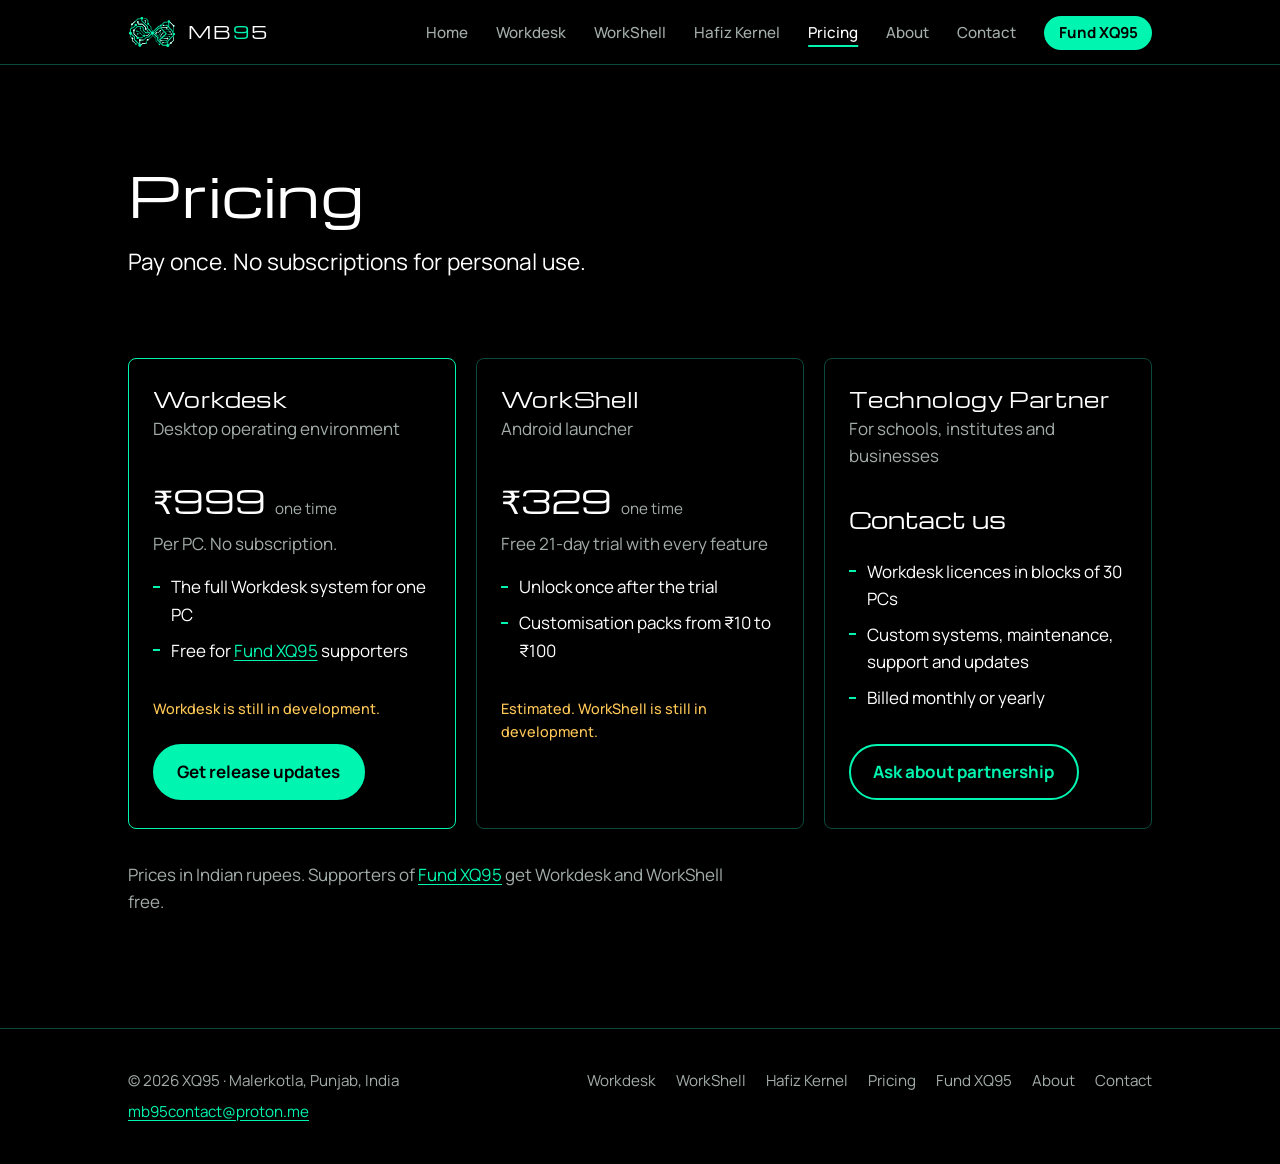
<file: pricing.html>
<!DOCTYPE html>
<html lang="en">
<head>
  <meta charset="utf-8">
  <meta name="viewport" content="width=device-width, initial-scale=1">
  <title>Pricing: XQ95</title>
  <meta name="description" content="Pricing for Workdesk and WorkShell from XQ95.">
  <meta name="theme-color" content="#000000">
  <link rel="icon" href="assets/icon-32.png" type="image/png" sizes="32x32">
  <link rel="apple-touch-icon" href="assets/icon-180.png">
  <meta property="og:title" content="Pricing: XQ95">
  <meta property="og:description" content="Pricing for Workdesk and WorkShell from XQ95.">
  <meta property="og:image" content="assets/og.jpg">
  <link rel="preconnect" href="https://fonts.googleapis.com">
  <link rel="preconnect" href="https://fonts.gstatic.com" crossorigin>
  <link href="https://fonts.googleapis.com/css2?family=Michroma&family=Manrope:wght@400;500;700&display=swap" rel="stylesheet">
  <link rel="stylesheet" href="styles.css">
</head>
<body>
  <a class="skip" href="#main">Skip to content</a>
  <header class="site-header">
    <div class="wrap">
      <a class="brand" href="index.html" aria-label="XQ95 home">
        <img src="assets/xq95-mark.svg" alt="" width="48" height="33">
        <span>MB<span class="nine">9</span>5</span>
      </a>
      <button class="menu-toggle" aria-expanded="false" aria-controls="site-nav">Menu</button>
      <nav class="site-nav" id="site-nav" aria-label="Main">
        <ul>
          <li><a href="index.html">Home</a></li>
          <li><a href="workdesk.html">Workdesk</a></li>
          <li><a href="workshell.html">WorkShell</a></li>
          <li><a href="hafiz.html">Hafiz Kernel</a></li>
          <li><a href="pricing.html" aria-current="page">Pricing</a></li>
          <li><a href="about.html">About</a></li>
          <li><a href="contact.html">Contact</a></li>
          <li><a class="nav-fund" href="fund.html">Fund XQ95</a></li>
        </ul>
      </nav>
    </div>
  </header>

  <main id="main">
    <section class="page-head">
      <div class="wrap">
        <h1>Pricing</h1>
        <p class="lede">Pay once. No subscriptions for personal use.</p>
      </div>
    </section>

    <section class="section" style="border-top:0;padding-top:0" aria-label="Plans">
      <div class="wrap">
        <div class="plans">
          <article class="plan lead">
            <h3>Workdesk</h3>
            <p class="muted">Desktop operating environment</p>
            <div class="price">₹999 <small>one time</small></div>
            <p class="muted" style="margin:0">Per PC. No subscription.</p>
            <ul class="points">
              <li>The full Workdesk system for one PC</li>
              <li>Free for <a href="fund.html">Fund XQ95</a> supporters</li>
            </ul>
            <p class="estimate">Workdesk is still in development.</p>
            <a class="btn" href="mailto:mb95contact@proton.me?subject=Workdesk%20updates">Get release updates</a>
          </article>
          <article class="plan">
            <h3>WorkShell</h3>
            <p class="muted">Android launcher</p>
            <div class="price">₹329 <small>one time</small></div>
            <p class="muted" style="margin:0">Free 21-day trial with every feature</p>
            <ul class="points">
              <li>Unlock once after the trial</li>
              <li>Customisation packs from ₹10 to ₹100</li>
            </ul>
            <p class="estimate">Estimated. WorkShell is still in development.</p>
          </article>
          <article class="plan">
            <h3>Technology Partner</h3>
            <p class="muted">For schools, institutes and businesses</p>
            <div class="price" style="font-size:1.4rem">Contact us</div>
            <ul class="points">
              <li>Workdesk licences in blocks of 30 PCs</li>
              <li>Custom systems, maintenance, support and updates</li>
              <li>Billed monthly or yearly</li>
            </ul>
            <a class="btn ghost" href="mailto:mb95contact@proton.me?subject=Technology%20Partner%20enquiry">Ask about partnership</a>
          </article>
        </div>
        <p class="muted" style="margin-top:2rem">Prices in Indian rupees. Supporters of <a href="fund.html">Fund XQ95</a> get Workdesk and WorkShell free.</p>
      </div>
    </section>

  </main>

  <footer class="site-footer">
    <div class="wrap footer-grid">
      <div>
        <p style="margin:0 0 .4rem">© 2026 XQ95 · Malerkotla, Punjab, India</p>
        <a href="mailto:mb95contact@proton.me">mb95contact@proton.me</a>
      </div>
      <ul class="footer-links">
        <li><a href="workdesk.html">Workdesk</a></li>
        <li><a href="workshell.html">WorkShell</a></li>
        <li><a href="hafiz.html">Hafiz Kernel</a></li>
        <li><a href="pricing.html">Pricing</a></li>
        <li><a href="fund.html">Fund XQ95</a></li>
        <li><a href="about.html">About</a></li>
        <li><a href="contact.html">Contact</a></li>
      </ul>
    </div>
  </footer>
  <script src="site.js"></script>
</body>
</html>
</file>
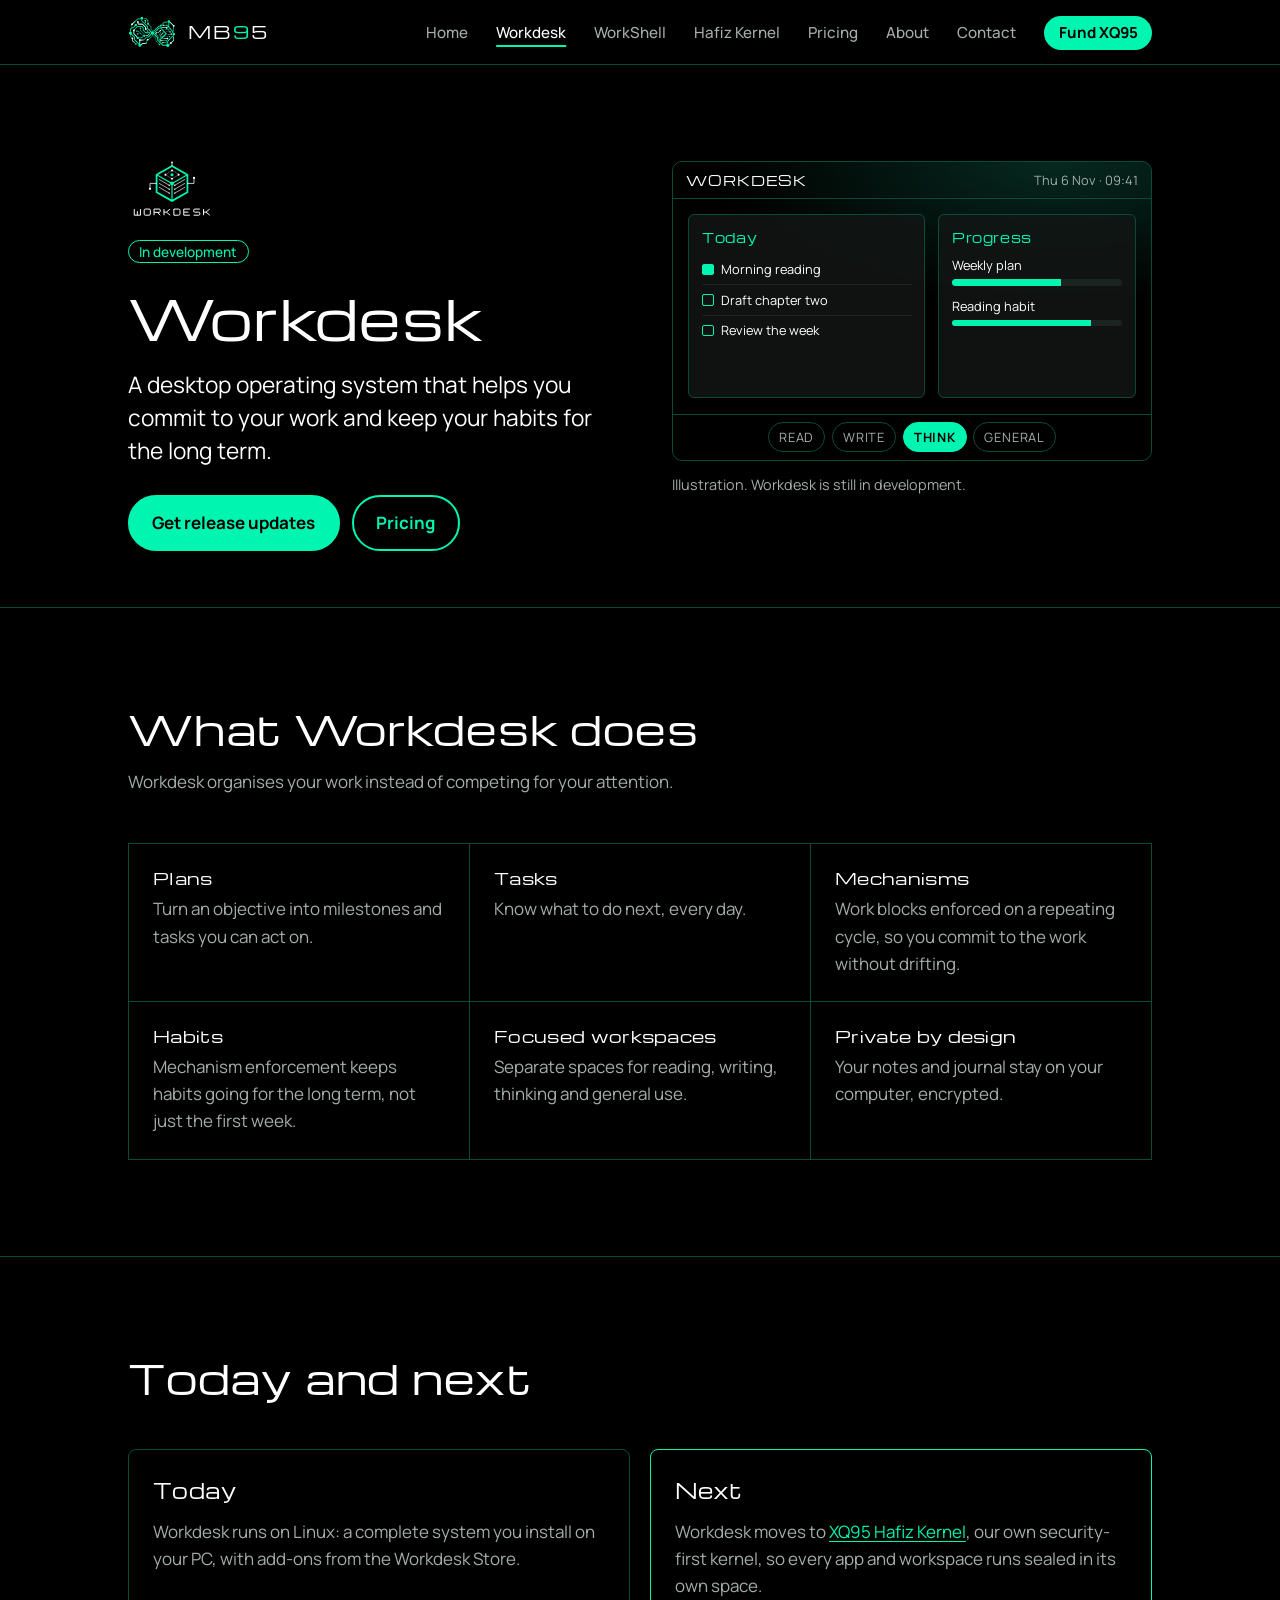
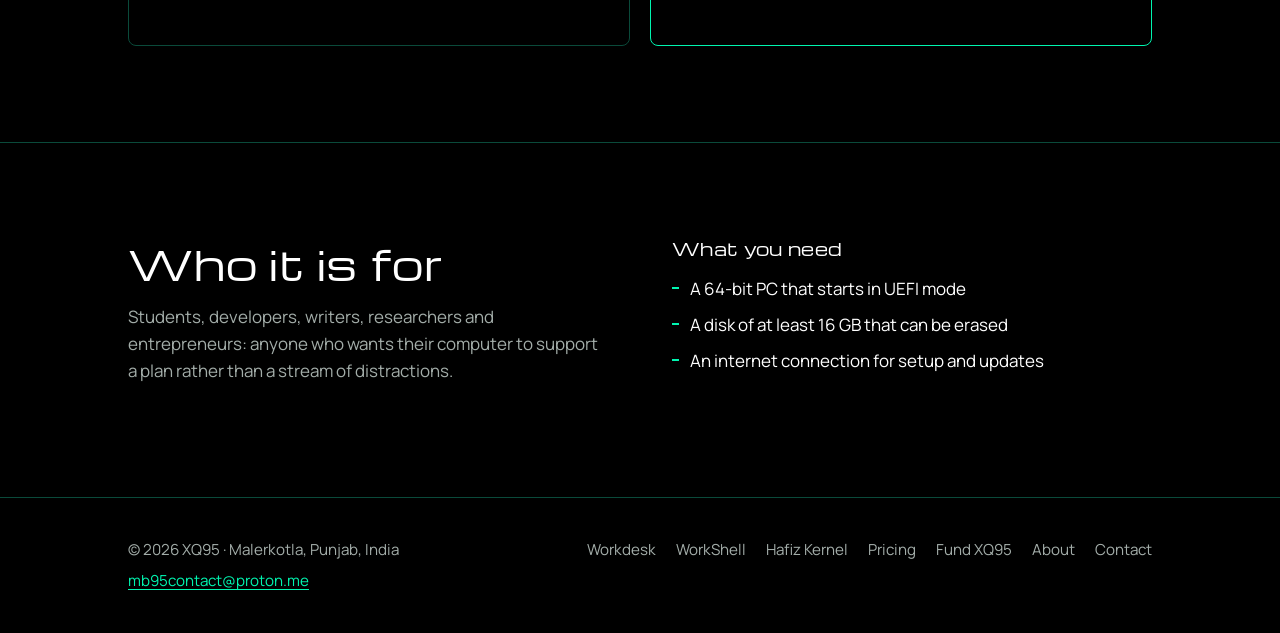
<file: workdesk.html>
<!DOCTYPE html>
<html lang="en">
<head>
  <meta charset="utf-8">
  <meta name="viewport" content="width=device-width, initial-scale=1">
  <title>Workdesk: XQ95</title>
  <meta name="description" content="Workdesk is a desktop operating system for structured work from XQ95: plans, tasks, mechanisms and habits. In development.">
  <meta name="theme-color" content="#000000">
  <link rel="icon" href="assets/icon-32.png" type="image/png" sizes="32x32">
  <link rel="apple-touch-icon" href="assets/icon-180.png">
  <meta property="og:title" content="Workdesk: XQ95">
  <meta property="og:description" content="Workdesk is a desktop operating system for structured work from XQ95: plans, tasks, mechanisms and habits. In development.">
  <meta property="og:image" content="assets/og.jpg">
  <link rel="preconnect" href="https://fonts.googleapis.com">
  <link rel="preconnect" href="https://fonts.gstatic.com" crossorigin>
  <link href="https://fonts.googleapis.com/css2?family=Michroma&family=Manrope:wght@400;500;700&display=swap" rel="stylesheet">
  <link rel="stylesheet" href="styles.css">
</head>
<body>
  <a class="skip" href="#main">Skip to content</a>
  <header class="site-header">
    <div class="wrap">
      <a class="brand" href="index.html" aria-label="XQ95 home">
        <img src="assets/xq95-mark.svg" alt="" width="48" height="33">
        <span>MB<span class="nine">9</span>5</span>
      </a>
      <button class="menu-toggle" aria-expanded="false" aria-controls="site-nav">Menu</button>
      <nav class="site-nav" id="site-nav" aria-label="Main">
        <ul>
          <li><a href="index.html">Home</a></li>
          <li><a href="workdesk.html" aria-current="page">Workdesk</a></li>
          <li><a href="workshell.html">WorkShell</a></li>
          <li><a href="hafiz.html">Hafiz Kernel</a></li>
          <li><a href="pricing.html">Pricing</a></li>
          <li><a href="about.html">About</a></li>
          <li><a href="contact.html">Contact</a></li>
          <li><a class="nav-fund" href="fund.html">Fund XQ95</a></li>
        </ul>
      </nav>
    </div>
  </header>

  <main id="main">
    <section class="page-head">
      <div class="wrap two-col">
        <div>
          <img src="assets/workdesk-logo.svg" alt="" width="96" height="96" style="width:5.5rem;height:auto;margin-bottom:1rem;display:block">
          <span class="status">In development</span>
          <h1 style="margin-top:1.25rem">Workdesk</h1>
          <p class="lede">A desktop operating system that helps you commit to your work and keep your habits for the long term.</p>
          <div class="actions">
            <a class="btn" href="mailto:mb95contact@proton.me?subject=Workdesk%20updates">Get release updates</a>
            <a class="btn ghost" href="pricing.html">Pricing</a>
          </div>
        </div>
        <figure class="figure">
          <div class="desk" aria-hidden="true">
            <div class="desk-bar"><b>WORKDESK</b><span>Thu 6 Nov · 09:41</span></div>
            <div class="desk-body">
              <div class="panel"><h4>Today</h4>
                <div class="task"><span class="box done"></span>Morning reading</div>
                <div class="task"><span class="box"></span>Draft chapter two</div>
                <div class="task"><span class="box"></span>Review the week</div>
              </div>
              <div class="panel"><h4>Progress</h4>
                <div>Weekly plan</div><div class="bar"><span style="width:64%"></span></div>
                <div>Reading habit</div><div class="bar"><span style="width:82%"></span></div>
              </div>
            </div>
            <div class="desk-dock"><span>READ</span><span>WRITE</span><span class="on">THINK</span><span>GENERAL</span></div>
          </div>
          <figcaption>Illustration. Workdesk is still in development.</figcaption>
        </figure>
      </div>
    </section>

    <section class="section" aria-labelledby="wd-features">
      <div class="wrap">
        <div class="section-head">
          <h2 id="wd-features">What Workdesk does</h2>
          <p>Workdesk organises your work instead of competing for your attention.</p>
        </div>
        <ul class="features">
          <li><h3>Plans</h3><p>Turn an objective into milestones and tasks you can act on.</p></li>
          <li><h3>Tasks</h3><p>Know what to do next, every day.</p></li>
          <li><h3>Mechanisms</h3><p>Work blocks enforced on a repeating cycle, so you commit to the work without drifting.</p></li>
          <li><h3>Habits</h3><p>Mechanism enforcement keeps habits going for the long term, not just the first week.</p></li>
          <li><h3>Focused workspaces</h3><p>Separate spaces for reading, writing, thinking and general use.</p></li>
          <li><h3>Private by design</h3><p>Your notes and journal stay on your computer, encrypted.</p></li>
        </ul>
      </div>
    </section>

    <section class="section" aria-labelledby="wd-road">
      <div class="wrap">
        <div class="section-head"><h2 id="wd-road">Today and next</h2></div>
        <div class="plans">
          <article class="plan"><h3>Today</h3><p class="muted" style="margin-top:.75rem">Workdesk runs on Linux: a complete system you install on your PC, with add-ons from the Workdesk Store.</p></article>
          <article class="plan lead"><h3>Next</h3><p class="muted" style="margin-top:.75rem">Workdesk moves to <a href="hafiz.html">XQ95 Hafiz Kernel</a>, our own security-first kernel, so every app and workspace runs sealed in its own space.</p></article>
        </div>
      </div>
    </section>

    <section class="section" aria-labelledby="wd-who">
      <div class="wrap two-col">
        <div class="section-head" style="margin:0">
          <h2 id="wd-who">Who it is for</h2>
          <p>Students, developers, writers, researchers and entrepreneurs: anyone who wants their computer to support a plan rather than a stream of distractions.</p>
        </div>
        <div>
          <h3 style="font-size:1.05rem;margin-bottom:1rem">What you need</h3>
          <ul class="points">
            <li>A 64-bit PC that starts in UEFI mode</li>
            <li>A disk of at least 16 GB that can be erased</li>
            <li>An internet connection for setup and updates</li>
          </ul>
        </div>
      </div>
    </section>

  </main>

  <footer class="site-footer">
    <div class="wrap footer-grid">
      <div>
        <p style="margin:0 0 .4rem">© 2026 XQ95 · Malerkotla, Punjab, India</p>
        <a href="mailto:mb95contact@proton.me">mb95contact@proton.me</a>
      </div>
      <ul class="footer-links">
        <li><a href="workdesk.html">Workdesk</a></li>
        <li><a href="workshell.html">WorkShell</a></li>
        <li><a href="hafiz.html">Hafiz Kernel</a></li>
        <li><a href="pricing.html">Pricing</a></li>
        <li><a href="fund.html">Fund XQ95</a></li>
        <li><a href="about.html">About</a></li>
        <li><a href="contact.html">Contact</a></li>
      </ul>
    </div>
  </footer>
  <script src="site.js"></script>
</body>
</html>
</file>
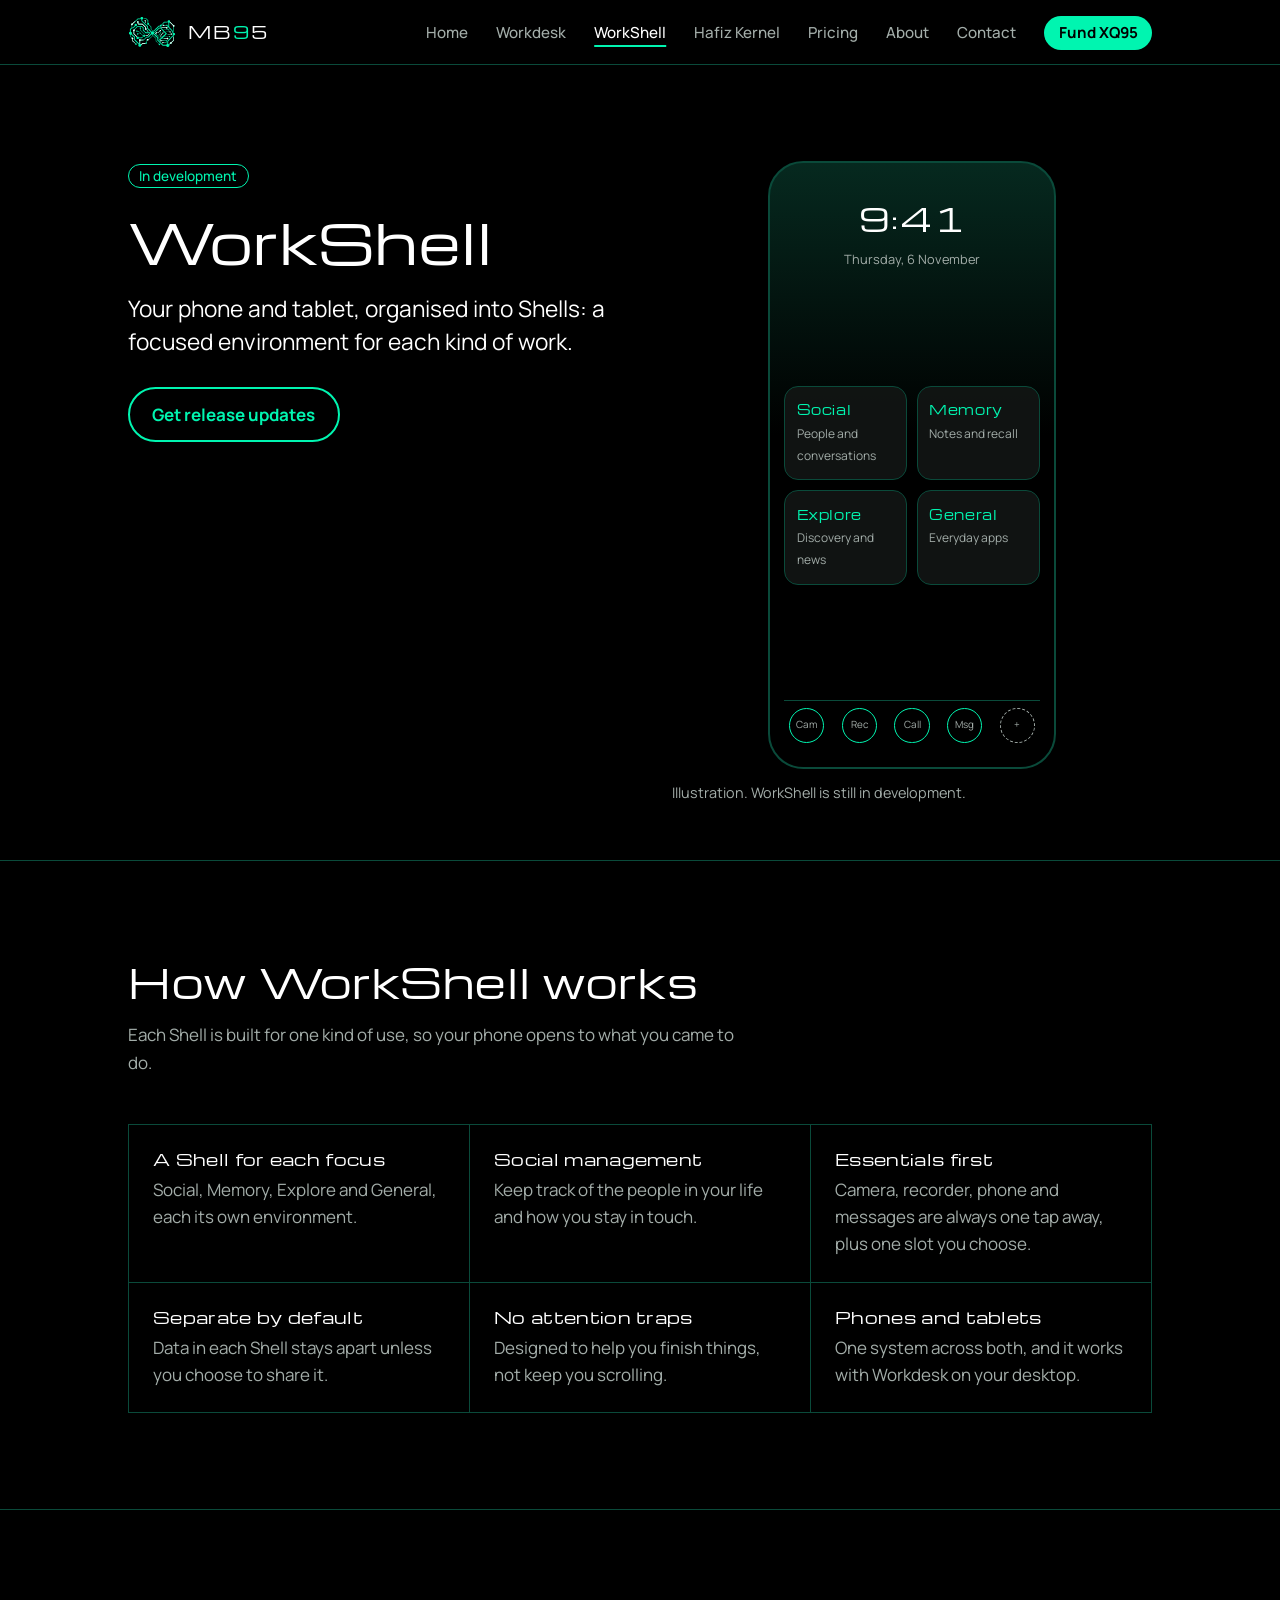
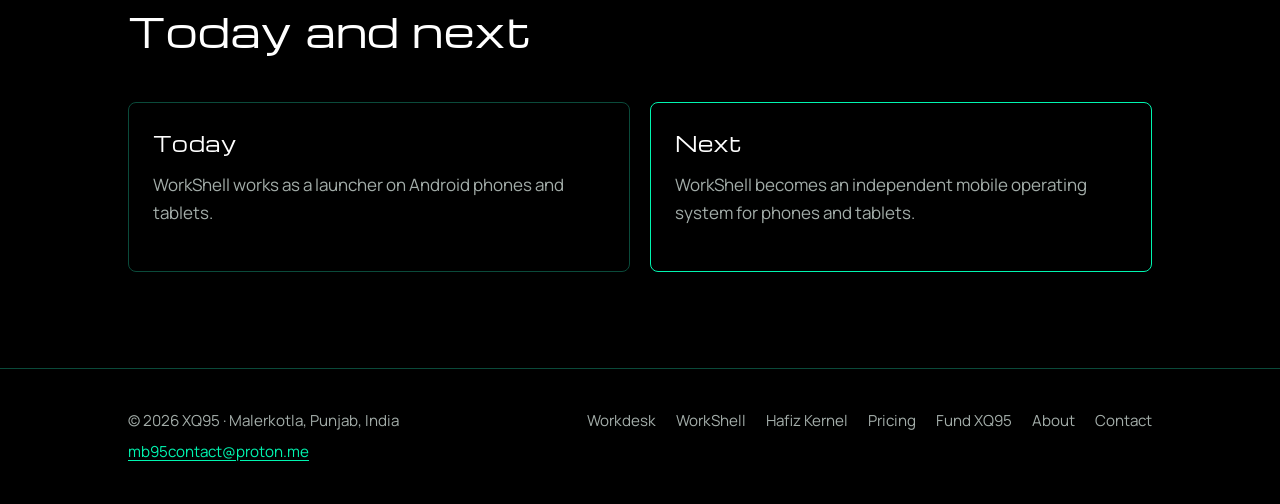
<file: workshell.html>
<!DOCTYPE html>
<html lang="en">
<head>
  <meta charset="utf-8">
  <meta name="viewport" content="width=device-width, initial-scale=1">
  <title>WorkShell: XQ95</title>
  <meta name="description" content="WorkShell from XQ95: a launcher today, growing into an independent operating system for phones and tablets. In development.">
  <meta name="theme-color" content="#000000">
  <link rel="icon" href="assets/icon-32.png" type="image/png" sizes="32x32">
  <link rel="apple-touch-icon" href="assets/icon-180.png">
  <meta property="og:title" content="WorkShell: XQ95">
  <meta property="og:description" content="WorkShell from XQ95: a launcher today, growing into an independent operating system for phones and tablets. In development.">
  <meta property="og:image" content="assets/og.jpg">
  <link rel="preconnect" href="https://fonts.googleapis.com">
  <link rel="preconnect" href="https://fonts.gstatic.com" crossorigin>
  <link href="https://fonts.googleapis.com/css2?family=Michroma&family=Manrope:wght@400;500;700&display=swap" rel="stylesheet">
  <link rel="stylesheet" href="styles.css">
</head>
<body>
  <a class="skip" href="#main">Skip to content</a>
  <header class="site-header">
    <div class="wrap">
      <a class="brand" href="index.html" aria-label="XQ95 home">
        <img src="assets/xq95-mark.svg" alt="" width="48" height="33">
        <span>MB<span class="nine">9</span>5</span>
      </a>
      <button class="menu-toggle" aria-expanded="false" aria-controls="site-nav">Menu</button>
      <nav class="site-nav" id="site-nav" aria-label="Main">
        <ul>
          <li><a href="index.html">Home</a></li>
          <li><a href="workdesk.html">Workdesk</a></li>
          <li><a href="workshell.html" aria-current="page">WorkShell</a></li>
          <li><a href="hafiz.html">Hafiz Kernel</a></li>
          <li><a href="pricing.html">Pricing</a></li>
          <li><a href="about.html">About</a></li>
          <li><a href="contact.html">Contact</a></li>
          <li><a class="nav-fund" href="fund.html">Fund XQ95</a></li>
        </ul>
      </nav>
    </div>
  </header>

  <main id="main">
    <section class="page-head">
      <div class="wrap two-col">
        <div>
          <span class="status">In development</span>
          <h1 style="margin-top:1.25rem">WorkShell</h1>
          <p class="lede">Your phone and tablet, organised into Shells: a focused environment for each kind of work.</p>
          <div class="actions">
            <a class="btn ghost" href="mailto:mb95contact@proton.me?subject=WorkShell%20updates">Get release updates</a>
          </div>
        </div>
        <figure class="figure">
          <div class="phone" aria-hidden="true">
            <div class="phone-time">9:41</div>
            <div class="phone-date">Thursday, 6 November</div>
            <div class="shell-grid">
              <div><b>Social</b><span>People and conversations</span></div>
              <div><b>Memory</b><span>Notes and recall</span></div>
              <div><b>Explore</b><span>Discovery and news</span></div>
              <div><b>General</b><span>Everyday apps</span></div>
            </div>
            <div class="slots"><i>Cam</i><i>Rec</i><i>Call</i><i>Msg</i><i class="custom">+</i></div>
          </div>
          <figcaption>Illustration. WorkShell is still in development.</figcaption>
        </figure>
      </div>
    </section>

    <section class="section" aria-labelledby="ws-features">
      <div class="wrap">
        <div class="section-head">
          <h2 id="ws-features">How WorkShell works</h2>
          <p>Each Shell is built for one kind of use, so your phone opens to what you came to do.</p>
        </div>
        <ul class="features">
          <li><h3>A Shell for each focus</h3><p>Social, Memory, Explore and General, each its own environment.</p></li>
          <li><h3>Social management</h3><p>Keep track of the people in your life and how you stay in touch.</p></li>
          <li><h3>Essentials first</h3><p>Camera, recorder, phone and messages are always one tap away, plus one slot you choose.</p></li>
          <li><h3>Separate by default</h3><p>Data in each Shell stays apart unless you choose to share it.</p></li>
          <li><h3>No attention traps</h3><p>Designed to help you finish things, not keep you scrolling.</p></li>
          <li><h3>Phones and tablets</h3><p>One system across both, and it works with Workdesk on your desktop.</p></li>
        </ul>
      </div>
    </section>

    <section class="section" aria-labelledby="ws-road">
      <div class="wrap">
        <div class="section-head"><h2 id="ws-road">Today and next</h2></div>
        <div class="plans">
          <article class="plan"><h3>Today</h3><p class="muted" style="margin-top:.75rem">WorkShell works as a launcher on Android phones and tablets.</p></article>
          <article class="plan lead"><h3>Next</h3><p class="muted" style="margin-top:.75rem">WorkShell becomes an independent mobile operating system for phones and tablets.</p></article>
        </div>
      </div>
    </section>

  </main>

  <footer class="site-footer">
    <div class="wrap footer-grid">
      <div>
        <p style="margin:0 0 .4rem">© 2026 XQ95 · Malerkotla, Punjab, India</p>
        <a href="mailto:mb95contact@proton.me">mb95contact@proton.me</a>
      </div>
      <ul class="footer-links">
        <li><a href="workdesk.html">Workdesk</a></li>
        <li><a href="workshell.html">WorkShell</a></li>
        <li><a href="hafiz.html">Hafiz Kernel</a></li>
        <li><a href="pricing.html">Pricing</a></li>
        <li><a href="fund.html">Fund XQ95</a></li>
        <li><a href="about.html">About</a></li>
        <li><a href="contact.html">Contact</a></li>
      </ul>
    </div>
  </footer>
  <script src="site.js"></script>
</body>
</html>
</file>
<file: styles.css>
/* XQ95 site styles ------------------------------------------------------
   Brand: black, mint #00F5B0, white. Display type: Michroma (wide, squared,
   echoes the wordmark). Body: Manrope. */

:root {
  --black: #000000;
  --mint: #00F5B0;
  --mint-deep: #0A4A3A;   /* traces, rules */
  --mint-dim: #06291F;    /* tinted surfaces */
  --white: #FFFFFF;
  --fog: #A3ADA9;         /* secondary text, 8.6:1 on black */
  --graphite: #121615;    /* raised surfaces */
  --amber: #FFC857;       /* status: paused */

  --display: "Michroma", "Eurostile", "Arial Black", sans-serif;
  --body: "Manrope", system-ui, -apple-system, "Segoe UI", sans-serif;

  --s0: 1.0625rem;
  --s1: 1.4167rem;
  --s2: 1.8889rem;
  --s3: 2.5185rem;

  --measure: 62ch;
  --gutter: clamp(1.25rem, 5vw, 4rem);
  --bus: 2.5rem;
}

*, *::before, *::after { box-sizing: border-box; }
html { scroll-behavior: smooth; }
body {
  margin: 0;
  background: var(--black);
  color: var(--white);
  font-family: var(--body);
  font-size: var(--s0);
  line-height: 1.6;
  -webkit-font-smoothing: antialiased;
}
img { max-width: 100%; }
a { color: var(--mint); text-underline-offset: 0.2em; }
a:focus-visible, button:focus-visible, summary:focus-visible {
  outline: 2px solid var(--mint);
  outline-offset: 4px;
  border-radius: 2px;
}
p { margin: 0 0 1em; max-width: var(--measure); }
h1, h2, h3 {
  font-family: var(--display);
  font-weight: 400;
  line-height: 1.2;
  margin: 0;
  letter-spacing: 0.02em;
}
.wrap { width: 100%; max-width: 72rem; margin-inline: auto; padding-inline: var(--gutter); }
.skip { position: absolute; left: -999px; top: 0; background: var(--mint); color: var(--black); padding: .5rem 1rem; }
.skip:focus { left: 1rem; top: 1rem; z-index: 20; }
.muted { color: var(--fog); }

/* Header + navigation ------------------------------------------------- */
.site-header {
  position: sticky; top: 0; z-index: 10;
  background: rgba(0,0,0,.9);
  backdrop-filter: blur(8px);
  border-bottom: 1px solid var(--mint-deep);
}
.site-header .wrap { display: flex; align-items: center; justify-content: space-between; gap: 1.5rem; min-height: 4rem; }
.brand {
  display: inline-flex; align-items: center; gap: .75rem;
  color: var(--white); text-decoration: none;
  font-family: var(--display); font-size: 1.05rem; letter-spacing: .12em;
}
.brand img { width: 3rem; height: auto; display: block; }
.nine { color: var(--mint); }
.site-nav ul { display: flex; align-items: center; gap: clamp(.9rem, 2.2vw, 1.75rem); list-style: none; margin: 0; padding: 0; }
.site-nav a { color: var(--fog); text-decoration: none; font-size: .95rem; font-weight: 500; }
.site-nav a:hover, .site-nav a[aria-current="page"] { color: var(--white); }
.site-nav a[aria-current="page"] { text-decoration: underline; text-decoration-color: var(--mint); text-decoration-thickness: 2px; text-underline-offset: .45em; }
.site-nav .nav-fund {
  color: var(--black); background: var(--mint);
  padding: .4rem .9rem; border-radius: 999px; font-weight: 700;
}
.site-nav .nav-fund:hover, .site-nav .nav-fund[aria-current="page"] { color: var(--black); text-decoration: none; background: var(--white); }
.menu-toggle {
  display: none;
  background: none; border: 1px solid var(--mint-deep); color: var(--white);
  font: inherit; font-weight: 500; padding: .35rem .8rem; border-radius: 6px; cursor: pointer;
}

@media (max-width: 60rem) {
  .menu-toggle { display: inline-block; }
  .site-nav { position: absolute; left: 0; right: 0; top: 100%; background: var(--black); border-bottom: 1px solid var(--mint-deep); display: none; }
  .site-nav.open { display: block; }
  .site-nav ul { flex-direction: column; align-items: stretch; gap: 0; padding: .5rem var(--gutter) 1.25rem; }
  .site-nav li a { display: block; padding: .8rem 0; font-size: 1.05rem; border-bottom: 1px solid var(--graphite); }
  .site-nav .nav-fund { text-align: center; margin-top: 1rem; border-bottom: 0; padding: .8rem; }
}

/* Buttons --------------------------------------------------------------- */
.btn {
  display: inline-block; text-decoration: none; font-weight: 700;
  padding: .75rem 1.4rem; border-radius: 999px; border: 2px solid var(--mint);
  color: var(--black); background: var(--mint);
}
.btn:hover { background: var(--white); border-color: var(--white); }
.btn.ghost { background: transparent; color: var(--mint); }
.btn.ghost:hover { color: var(--black); background: var(--mint); border-color: var(--mint); }
.actions { display: flex; flex-wrap: wrap; gap: .75rem; margin-top: 1.75rem; }

/* Page structure ------------------------------------------------------- */
.page-head { padding-block: clamp(3rem, 8vw, 6rem) clamp(2rem, 5vw, 3.5rem); }
.page-head h1 { font-size: clamp(1.9rem, 5.5vw, 3.4rem); margin-bottom: 1.25rem; max-width: 22ch; }
.page-head .lede { font-size: var(--s1); line-height: 1.45; max-width: 40ch; }
.section { padding-block: clamp(3.5rem, 8vw, 6rem); border-top: 1px solid var(--mint-deep); }
.section-head { margin-bottom: clamp(2rem, 5vw, 3rem); max-width: var(--measure); }
.section-head h2 { font-size: clamp(1.5rem, 3.6vw, var(--s3)); margin-bottom: 1rem; }
.section-head p { color: var(--fog); }
.two-col { display: grid; gap: 2rem 4rem; grid-template-columns: repeat(auto-fit, minmax(min(100%, 22rem), 1fr)); align-items: start; }

/* Status pills */
.status { font-size: .85rem; font-weight: 500; border: 1px solid var(--mint); color: var(--mint); padding: .1rem .65rem; border-radius: 999px; white-space: nowrap; }
.status.paused { border-color: var(--amber); color: var(--amber); }
.status.planned { border-color: var(--fog); color: var(--fog); }

/* Notice band */
.notice {
  border: 1px solid var(--amber); border-left-width: 4px;
  padding: 1rem 1.25rem; border-radius: 4px; max-width: 48rem;
}
.notice p { margin: 0; }
.notice strong { color: var(--amber); }

/* Home hero --------------------------------------------------------------- */
.hero { padding-block: clamp(2.5rem, 7vw, 5rem) clamp(3.5rem, 8vw, 6rem); }
.hero-grid { display: grid; gap: 2rem 4rem; grid-template-columns: minmax(0, 1.1fr) minmax(0, 1fr); align-items: center; }
.hero-logo { margin: 0; line-height: 0; }
.hero-logo img { width: 100%; max-width: 36rem; height: auto; margin-left: -1.5%; }
.hero-copy .lede { font-size: var(--s1); line-height: 1.45; max-width: 30ch; }
.motto { color: var(--fog); font-style: italic; }
@media (max-width: 52rem) { .hero-grid { grid-template-columns: 1fr; } }

/* Product bus (circuit line linking products) */
.bus { list-style: none; margin: 0; padding: 0; position: relative; }
.bus::before { content: ""; position: absolute; left: calc(var(--bus) / 2 - 1px); top: .6rem; bottom: .6rem; width: 2px; background: var(--mint-deep); }
.product { position: relative; padding-left: calc(var(--bus) + 1.5rem); padding-bottom: clamp(2.5rem, 5vw, 3.5rem); }
.product:last-child { padding-bottom: 0; }
.product::before { content: ""; position: absolute; left: calc(var(--bus) / 2 - .5rem); top: .55rem; width: 1rem; height: 1rem; background: var(--black); border: 2px solid var(--mint); border-radius: 50%; }
.product::after { content: ""; position: absolute; left: calc(var(--bus) / 2 + .5rem); top: calc(1.05rem - 1px); width: 1.5rem; height: 2px; background: var(--mint); }
.product-top { display: flex; flex-wrap: wrap; align-items: baseline; gap: .5rem 1.25rem; margin-bottom: .75rem; }
.product h3 { font-size: clamp(1.3rem, 3vw, var(--s2)); padding-left: .75rem; }
.product h3 a { color: var(--white); text-decoration: none; }
.product h3 a:hover { color: var(--mint); }
.product p, .product .more { padding-left: .75rem; }
.more { font-weight: 700; }

/* Lists with trace markers */
.points { margin: 0; padding: 0; list-style: none; }
.points li { padding-left: 1.1rem; position: relative; margin-bottom: .55rem; max-width: var(--measure); }
.points li::before { content: ""; position: absolute; left: 0; top: .72em; width: .45rem; height: 2px; background: var(--mint); }

/* Feature grid on product pages */
.features { list-style: none; margin: 0; padding: 0; display: grid; gap: 1px; background: var(--mint-deep); border: 1px solid var(--mint-deep); grid-template-columns: repeat(auto-fit, minmax(min(100%, 16rem), 1fr)); }
.features li { background: var(--black); padding: 1.5rem; }
.features h3 { font-size: 1rem; margin-bottom: .5rem; }
.features p { color: var(--fog); margin: 0; }

/* Illustration frame */
.figure { margin: 0; }
.figure figcaption { color: var(--fog); font-size: .9rem; margin-top: .75rem; }

/* Workdesk desktop illustration */
.desk {
  aspect-ratio: 16 / 10; border: 1px solid var(--mint-deep); border-radius: 10px; overflow: hidden;
  background: radial-gradient(120% 80% at 80% 0%, var(--mint-dim), var(--black) 60%);
  display: grid; grid-template-rows: auto 1fr auto; font-size: clamp(.55rem, 1.3vw, .8rem);
}
.desk-bar { display: flex; justify-content: space-between; align-items: center; padding: .6em 1em; border-bottom: 1px solid var(--mint-deep); color: var(--fog); }
.desk-bar b { font-family: var(--display); color: var(--white); font-weight: 400; letter-spacing: .08em; }
.desk-body { display: grid; grid-template-columns: 1.2fr 1fr; gap: 1em; padding: 1.2em; }
.panel { background: rgba(18,22,21,.85); border: 1px solid var(--mint-deep); border-radius: 6px; padding: .9em 1em; }
.panel h4 { margin: 0 0 .6em; font-family: var(--display); font-weight: 400; font-size: 1em; color: var(--mint); letter-spacing: .05em; }
.task { display: flex; align-items: center; gap: .6em; padding: .35em 0; border-bottom: 1px solid #1c2421; }
.task:last-child { border-bottom: 0; }
.box { width: .9em; height: .9em; border: 1.5px solid var(--mint); border-radius: 2px; flex: none; }
.box.done { background: var(--mint); }
.bar { height: .5em; background: #1c2421; border-radius: 99px; overflow: hidden; margin: .3em 0 .8em; }
.bar span { display: block; height: 100%; background: var(--mint); }
.desk-dock { display: flex; gap: .5em; justify-content: center; padding: .6em; border-top: 1px solid var(--mint-deep); flex-wrap: wrap; }
.desk-dock span { padding: .3em .8em; border: 1px solid var(--mint-deep); border-radius: 99px; color: var(--fog); letter-spacing: .06em; }
.desk-dock span.on { border-color: var(--mint); color: var(--black); background: var(--mint); font-weight: 700; }

/* Workshell phone illustration */
.phone {
  width: min(100%, 18rem); aspect-ratio: 9 / 19; margin-inline: auto;
  border: 2px solid var(--mint-deep); border-radius: 2.2rem; padding: 1.1rem .9rem;
  background: linear-gradient(180deg, var(--mint-dim), var(--black) 45%);
  display: grid; grid-template-rows: auto auto 1fr auto; gap: .9rem;
}
.phone-time { text-align: center; font-family: var(--display); font-size: 2rem; letter-spacing: .05em; padding-top: .8rem; }
.phone-date { text-align: center; color: var(--fog); font-size: .8rem; margin-top: -.6rem; }
.shell-grid { display: grid; grid-template-columns: 1fr 1fr; gap: .6rem; align-content: center; }
.shell-grid div { border: 1px solid var(--mint-deep); background: rgba(18,22,21,.9); border-radius: 14px; padding: .8rem .7rem; font-size: .85rem; }
.shell-grid b { display: block; font-family: var(--display); font-weight: 400; color: var(--mint); font-size: .8rem; letter-spacing: .05em; margin-bottom: .2rem; }
.shell-grid span { color: var(--fog); font-size: .75rem; }
.slots { display: flex; justify-content: space-between; padding: .4rem .3rem; border-top: 1px solid var(--mint-deep); }
.slots i { width: 2.2rem; height: 2.2rem; border-radius: 50%; border: 1.5px solid var(--mint); display: grid; place-items: center; font-style: normal; font-size: .62rem; color: var(--fog); }
.slots i.custom { border-style: dashed; border-color: var(--fog); }

/* Pricing --------------------------------------------------------------- */
.plans { display: grid; gap: 1.25rem; grid-template-columns: repeat(auto-fit, minmax(min(100%, 19rem), 1fr)); }
.plan { border: 1px solid var(--mint-deep); border-radius: 8px; padding: 1.75rem 1.5rem; display: flex; flex-direction: column; }
.plan.lead { border-color: var(--mint); }
.plan h3 { font-size: 1.25rem; margin-bottom: .25rem; }
.price { font-family: var(--display); font-size: 2rem; margin: 1rem 0 .25rem; }
.price small { font-family: var(--body); font-size: .95rem; color: var(--fog); }
.plan .points { margin: 1rem 0 1.5rem; }
.plan .btn { margin-top: auto; align-self: flex-start; }
.estimate { color: var(--amber); font-size: .9rem; font-weight: 500; }

/* Fund ----------------------------------------------------------------- */
.meter { margin: 2rem 0 0; max-width: 40rem; }
.meter-nums { display: flex; justify-content: space-between; align-items: baseline; flex-wrap: wrap; gap: .5rem; margin-bottom: .6rem; }
.meter-raised { font-family: var(--display); font-size: clamp(1.6rem, 4vw, 2.3rem); color: var(--mint); }
.meter-track { height: 14px; border: 1px solid var(--mint-deep); border-radius: 99px; overflow: hidden; background: var(--graphite); }
.meter-fill { height: 100%; width: 0; background: var(--mint); border-radius: 99px; transition: width 1.4s cubic-bezier(.2,.7,.2,1); }
.budget { width: 100%; border-collapse: collapse; max-width: 48rem; }
.budget th, .budget td { text-align: left; padding: .8rem .5rem; border-bottom: 1px solid var(--mint-deep); vertical-align: top; }
.budget th { color: var(--fog); font-weight: 500; font-size: .95rem; }
.budget td.amt { text-align: right; white-space: nowrap; font-variant-numeric: tabular-nums; }
.budget th.amt { text-align: right; }
.budget tr.total td { font-weight: 700; border-bottom: 0; }
.give { display: grid; gap: 2rem 3rem; grid-template-columns: minmax(0, 1fr) auto; align-items: start; border: 1px solid var(--mint); border-radius: 10px; padding: clamp(1.5rem, 4vw, 2.5rem); }
.give .qr { width: 13rem; background: var(--white); padding: .75rem; border-radius: 8px; }
.give .qr img { display: block; width: 100%; }
.upi-id { font-family: var(--display); font-size: 1.1rem; letter-spacing: .03em; word-break: break-all; }
@media (max-width: 40rem) { .give { grid-template-columns: 1fr; } .give .qr { width: 100%; max-width: 15rem; } }
.steps { counter-reset: step; list-style: none; margin: 0; padding: 0; }
.steps li { counter-increment: step; position: relative; padding-left: 2.5rem; margin-bottom: 1rem; max-width: var(--measure); }
.steps li::before { content: counter(step); position: absolute; left: 0; top: -.05rem; font-family: var(--display); color: var(--mint); font-size: 1.1rem; }
details { border-bottom: 1px solid var(--mint-deep); padding: 1rem 0; max-width: 48rem; }
summary { cursor: pointer; font-weight: 700; }
details p { margin: .75rem 0 0; color: var(--fog); }

/* Plan model (numbered, it is a sequence) */
.plan-steps { list-style: none; margin: 0; padding: 0; counter-reset: step; display: grid; gap: 1px; background: var(--mint-deep); border: 1px solid var(--mint-deep); grid-template-columns: repeat(auto-fit, minmax(min(100%, 17rem), 1fr)); }
.plan-steps li { counter-increment: step; background: var(--black); padding: 1.5rem 1.4rem 1.75rem; }
.plan-steps li::before { content: counter(step); display: block; font-family: var(--display); color: var(--mint); font-size: var(--s2); line-height: 1; margin-bottom: .9rem; }
.plan-steps h3 { font-size: 1rem; margin-bottom: .4rem; }
.plan-steps p { color: var(--fog); margin: 0; }

/* Timeline (a real sequence) */
.timeline { list-style: none; margin: 0; padding: 0; border-left: 2px solid var(--mint-deep); max-width: 48rem; }
.timeline li { position: relative; padding: 0 0 2rem 1.75rem; }
.timeline li::before { content: ""; position: absolute; left: -.5rem; top: .45rem; width: .9rem; height: .9rem; border-radius: 50%; background: var(--black); border: 2px solid var(--mint); }
.timeline li.next::before { border-style: dashed; border-color: var(--fog); }
.timeline time { color: var(--fog); font-size: .95rem; display: block; }
.timeline h3 { font-size: 1.05rem; margin: .2rem 0 .4rem; }
.timeline p { margin: 0; color: var(--fog); }

/* Contact */
.contact-list { list-style: none; margin: 0; padding: 0; display: grid; gap: 1.5rem; }
.contact-list li { border-left: 2px solid var(--mint); padding-left: 1rem; }
.contact-list .label { color: var(--fog); font-size: .95rem; display: block; }
.contact-list .value { font-size: var(--s1); font-weight: 500; word-break: break-word; }

/* Footer */
.site-footer { border-top: 1px solid var(--mint-deep); padding-block: 2.5rem; color: var(--fog); font-size: .95rem; }
.footer-grid { display: flex; flex-wrap: wrap; justify-content: space-between; gap: 1.5rem; }
.footer-links { display: flex; flex-wrap: wrap; gap: .5rem 1.25rem; list-style: none; margin: 0; padding: 0; }
.footer-links a { color: var(--fog); text-decoration: none; }
.footer-links a:hover { color: var(--white); }

@media (max-width: 40rem) { :root { --bus: 1.5rem; } .product { padding-left: calc(var(--bus) + 1rem); } .product::after { width: 1rem; } .product h3, .product p, .product .more { padding-left: .25rem; } }
@media (prefers-reduced-motion: reduce) { html { scroll-behavior: auto; } .meter-fill { transition: none; } }
button.btn { font: inherit; font-weight: 700; cursor: pointer; }

/* Hafiz Kernel illustration: sealed cells on a microkernel */
.cells { display: grid; grid-template-columns: repeat(3, 1fr); gap: .75rem; border: 1px solid var(--mint-deep); border-radius: 10px; padding: 1rem; background: radial-gradient(120% 80% at 50% 100%, var(--mint-dim), var(--black) 65%); }
.cell { border: 1.5px solid var(--mint); border-radius: 8px; padding: .9rem .7rem; text-align: center; background: rgba(0,0,0,.6); }
.cell b { display: block; font-family: var(--display); font-weight: 400; font-size: .85rem; letter-spacing: .04em; }
.cell span { color: var(--mint); font-size: .8rem; }
.cell.ask { border-style: dashed; border-color: var(--fog); }
.cell.ask span { color: var(--fog); }
.core { grid-column: 1 / -1; text-align: center; background: var(--mint); color: var(--black); font-family: var(--display); font-size: .9rem; letter-spacing: .06em; padding: .8rem; border-radius: 8px; }
</file>
